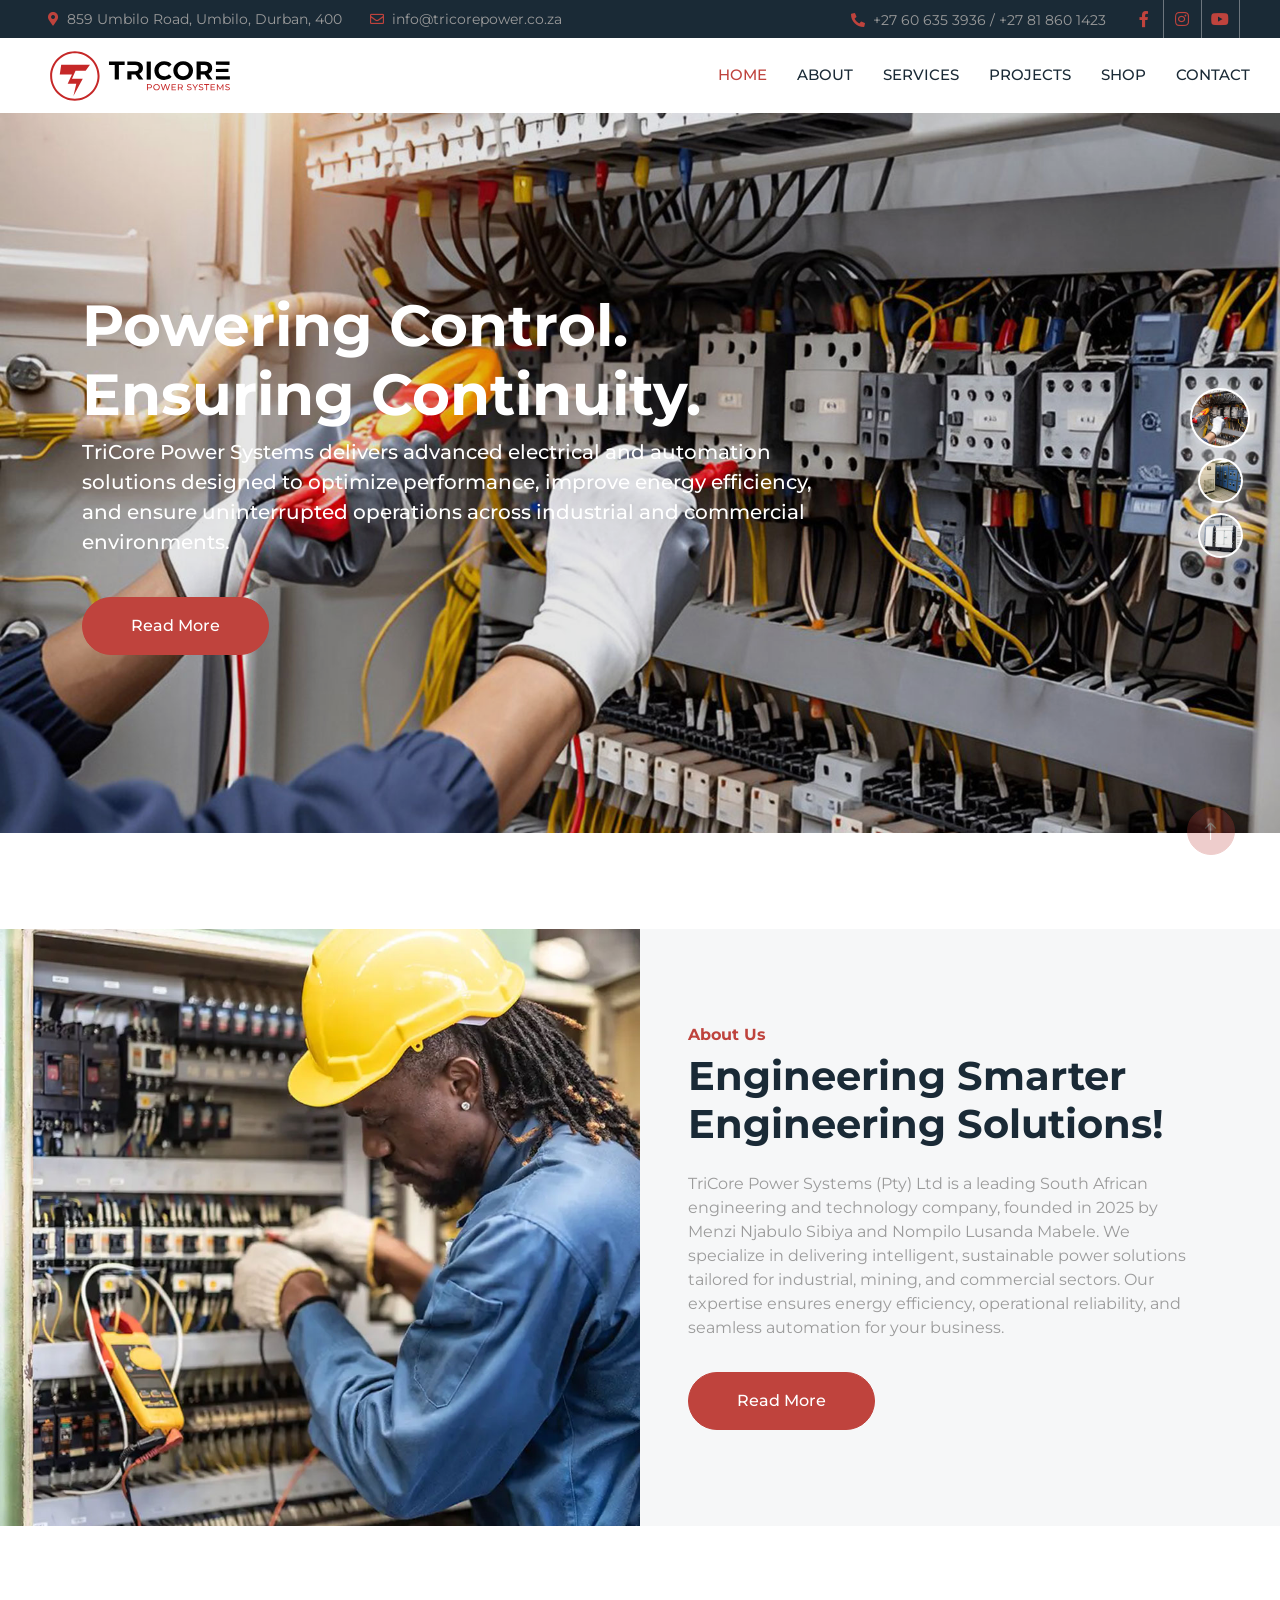
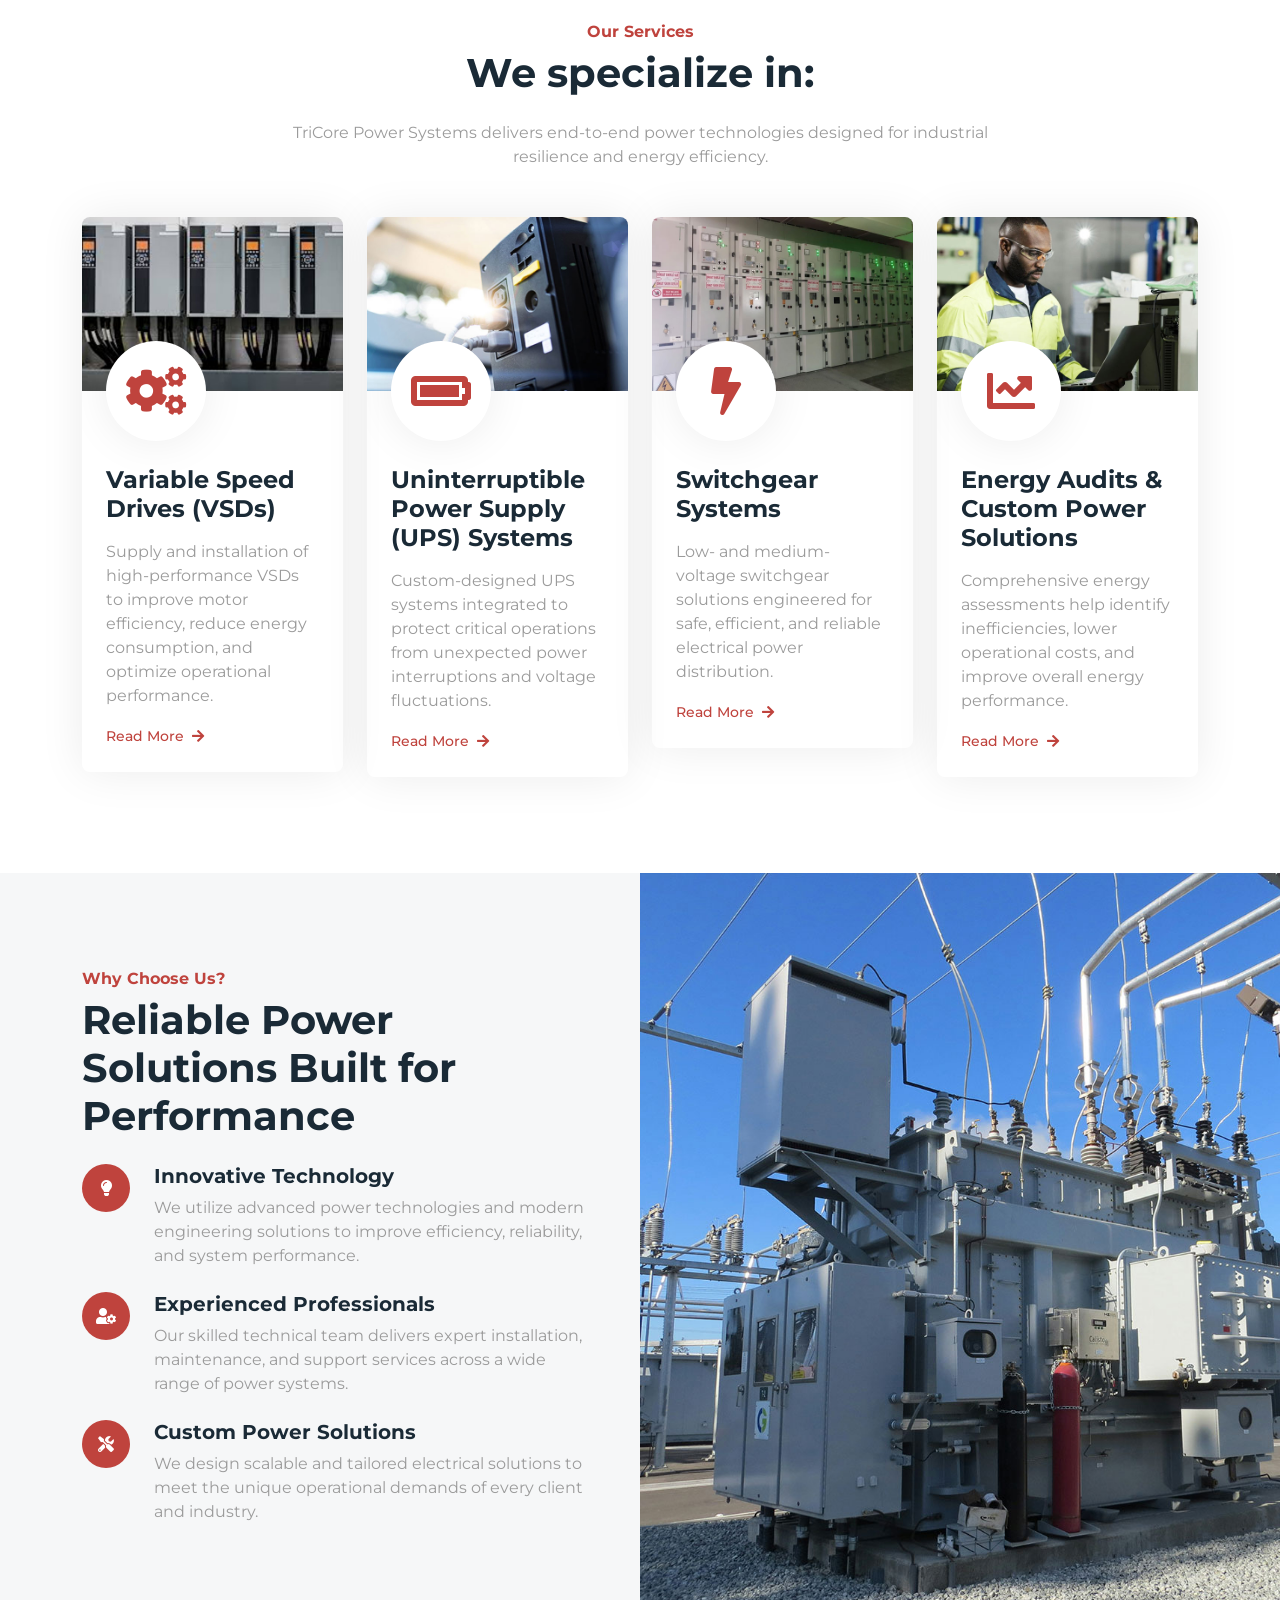
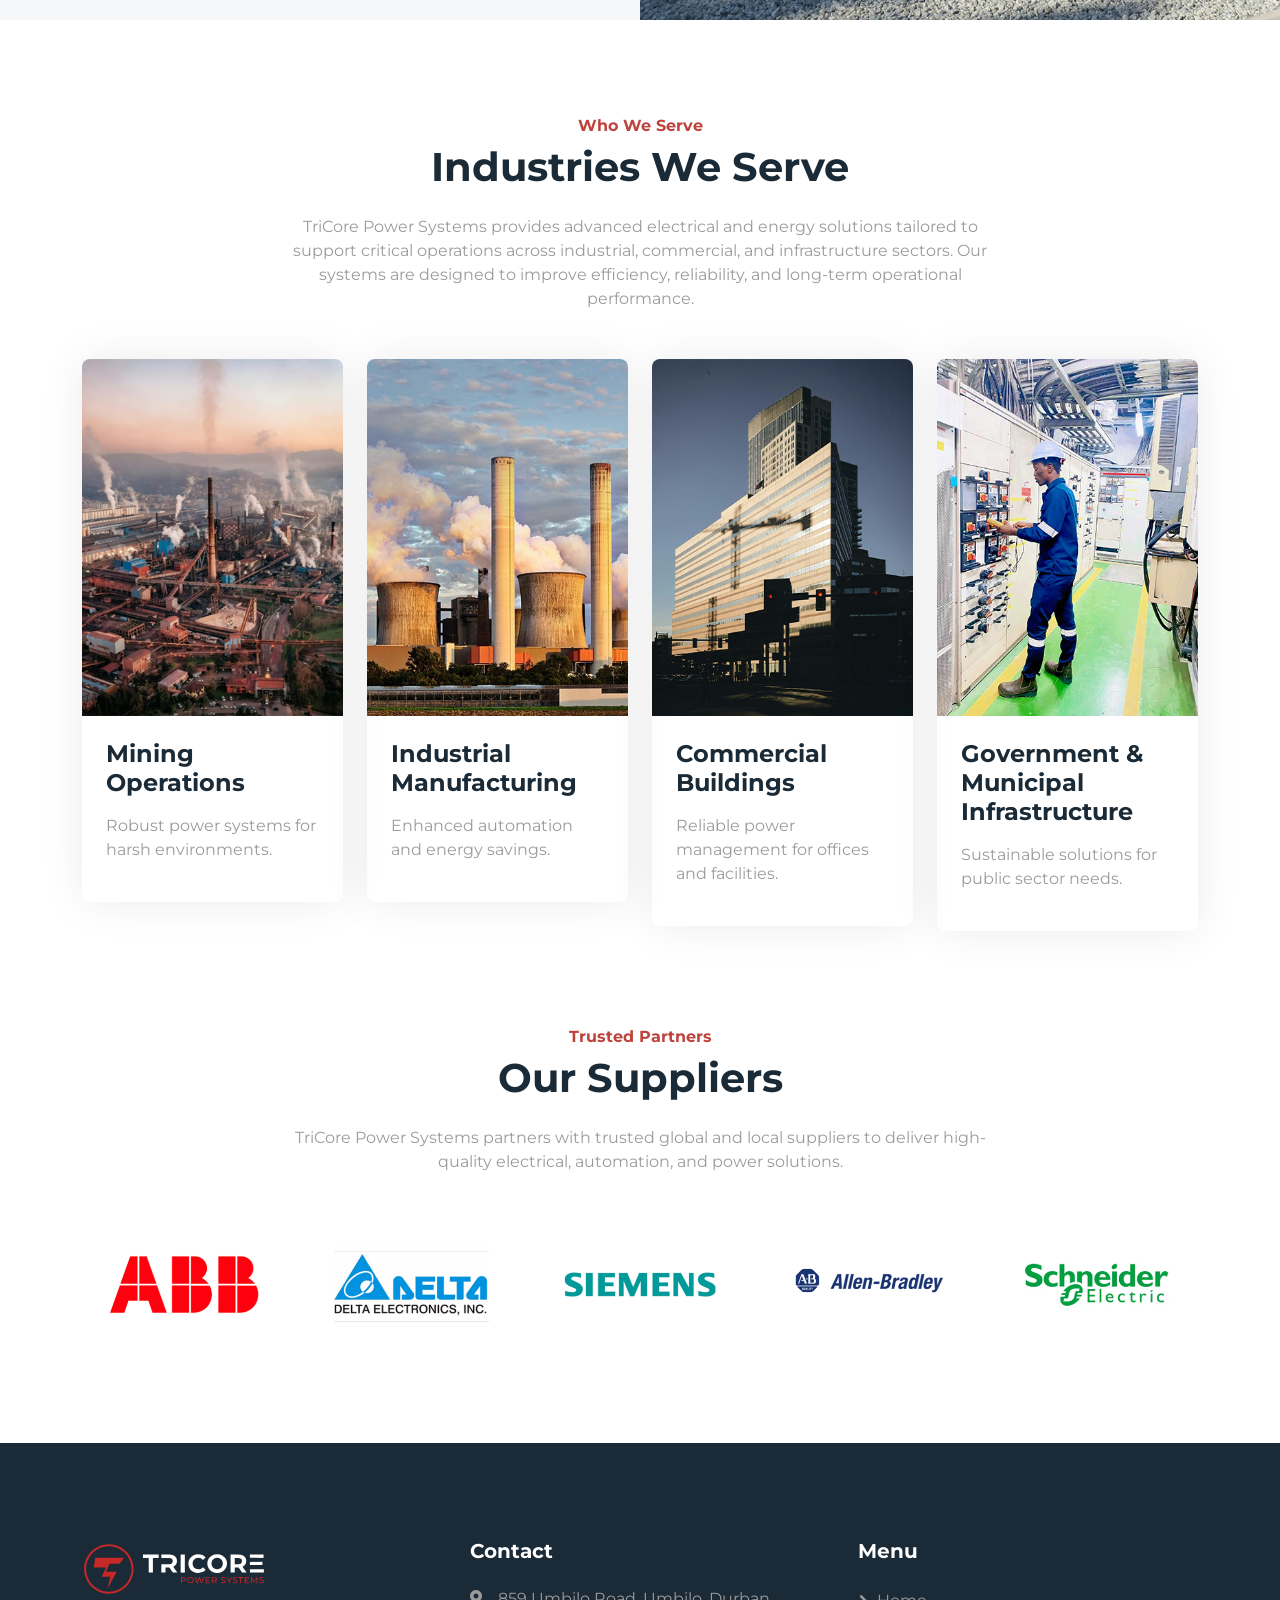
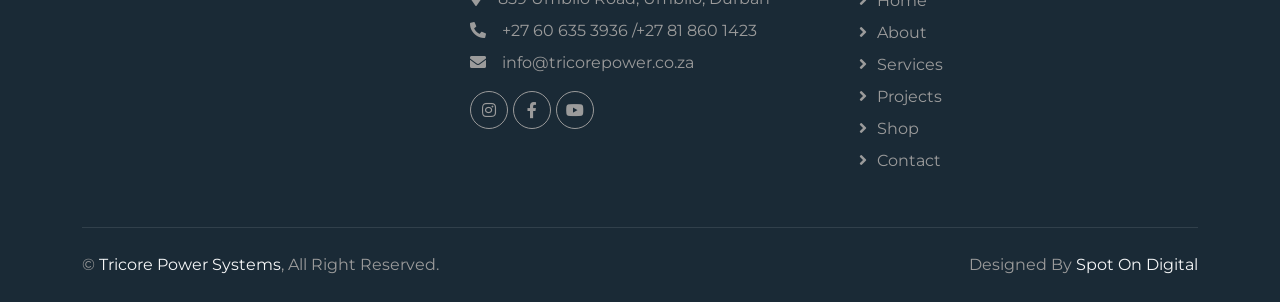
<file: index.html>
<!DOCTYPE html>
<html lang="en">

<head>
    <meta charset="utf-8">
    <title>Home - Tricore Power Systems</title>
    <meta content="width=device-width, initial-scale=1.0" name="viewport">
    <meta content="" name="keywords">
    <meta content="" name="description">

    <!-- Favicon -->
    <link href="img/favicon.png" rel="icon">

    <!-- Google Web Fonts -->
    <link rel="preconnect" href="https://fonts.googleapis.com">
    <link rel="preconnect" href="https://fonts.gstatic.com" crossorigin>
    <link href="https://fonts.googleapis.com/css2?family=Open+Sans:wght@400;500&family=Roboto:wght@500;700;900&display=swap" rel="stylesheet">
    <link rel="preconnect" href="https://fonts.googleapis.com">
    <link rel="preconnect" href="https://fonts.gstatic.com" crossorigin>
    <link href="https://fonts.googleapis.com/css2?family=Montserrat:wght@100;200;300;400;500;600;700;800;900&display=swap" rel="stylesheet">

    <!-- Icon Font Stylesheet -->
    <link href="https://cdnjs.cloudflare.com/ajax/libs/font-awesome/5.10.0/css/all.min.css" rel="stylesheet">
    <link href="https://cdn.jsdelivr.net/npm/bootstrap-icons@1.4.1/font/bootstrap-icons.css" rel="stylesheet">

    <!-- Libraries Stylesheet -->
    <link href="lib/animate/animate.min.css" rel="stylesheet">
    <link href="lib/owlcarousel/assets/owl.carousel.min.css" rel="stylesheet">
    <link href="lib/lightbox/css/lightbox.min.css" rel="stylesheet">

    <!-- Customized Bootstrap Stylesheet -->
    <link href="css/bootstrap.min.css" rel="stylesheet">

    <!-- Template Stylesheet -->
    <link href="css/style.css" rel="stylesheet">
</head>

<body>
    <!-- Spinner Start -->
    <div id="spinner" class="show bg-white position-fixed translate-middle w-100 vh-100 top-50 start-50 d-flex align-items-center justify-content-center">
        <div class="spinner-border text-primary" style="width: 3rem; height: 3rem;" role="status">
            <span class="sr-only">Loading...</span>
        </div>
    </div>
    <!-- Spinner End -->


    <!-- Topbar Start -->
    <div class="container-fluid bg-dark p-0">
        <div class="row gx-0 d-none d-lg-flex">
            <div class="col-lg-7 px-5 text-start">
                <div class="h-100 d-inline-flex align-items-center me-4">
                    <small class="fa fa-map-marker-alt text-primary me-2"></small>
                    <small>859 Umbilo Road, Umbilo, Durban, 400</small>
                </div>
                <div class="h-100 d-inline-flex align-items-center">
                    <small class="far fa-envelope text-primary me-2"></small>
                    <small>info@tricorepower.co.za</small>
                </div>
            </div>
            <div class="col-lg-5 px-5 text-end">
                <div class="h-100 d-inline-flex align-items-center me-4">
                    <small class="fa fa-phone-alt text-primary me-2"></small>
                    <small>+27 60 635 3936 / +27 81 860 1423</small>
                </div>
                <div class="h-100 d-inline-flex align-items-center mx-n2">
                    <a class="btn btn-square btn-link rounded-0 border-0 border-end border-secondary" href=""><i class="fab fa-facebook-f"></i></a>
                    <a class="btn btn-square btn-link rounded-0 border-0 border-end border-secondary" href=""><i class="fab fa-instagram"></i></a>
                    <a class="btn btn-square btn-link rounded-0 border-0 border-end border-secondary" href=""><i class="fab fa-youtube"></i></a>
                   
                </div>
            </div>
        </div>
    </div>
    <!-- Topbar End -->


 <!-- Navbar Start -->
<nav class="navbar navbar-expand-lg bg-white navbar-light sticky-top p-0">
    <a href="index.html" class="navbar-brand d-flex align-items-center px-4 px-lg-5">
        <img src="img/tricore-logo.svg" alt="Tricore Logo" style="height: 60px;">
    </a>

    <button type="button" class="navbar-toggler me-4" data-bs-toggle="collapse" data-bs-target="#navbarCollapse">
        <span class="navbar-toggler-icon"></span>
    </button>

    <div class="collapse navbar-collapse" id="navbarCollapse">
        <div class="navbar-nav ms-auto p-4 p-lg-0">
            <a href="index.html" class="nav-item nav-link active">Home</a>
            <a href="about.html" class="nav-item nav-link">About</a>
            <a href="services.html" class="nav-item nav-link">Services</a>
            <a href="projects.html" class="nav-item nav-link">Projects</a>
            <a href="shop.html" class="nav-item nav-link">Shop</a>
            <a href="contact.html" class="nav-item nav-link">Contact</a>
        </div>
    </div>
</nav>
<!-- Navbar End -->


    <!-- Carousel Start -->
    <div class="container-fluid p-0 pb-5 wow fadeIn" data-wow-delay="0.1s">
        <div class="owl-carousel header-carousel position-relative">
            <div class="owl-carousel-item position-relative" data-dot="<img src='img/carousel-1.jpg'>">
                <img class="img-fluid" src="img/carousel-1.jpg" alt="">
                <div class="owl-carousel-inner">
                    <div class="container">
                        <div class="row justify-content-start">
                            <div class="col-10 col-lg-8">
                                <h1 class="display-2 text-white animated slideInDown">Powering Control. Ensuring Continuity.</h1>
                               <p class="fs-5 fw-medium text-white mb-4 pb-3">
                                TriCore Power Systems delivers advanced electrical and automation solutions designed to optimize
                                performance, improve energy efficiency, and ensure uninterrupted operations across industrial
                                and commercial environments.
                            </p>
                                <a href="" class="btn btn-primary rounded-pill py-3 px-5 animated slideInLeft">Read More</a>
                            </div>
                        </div>
                    </div>
                </div>
            </div>
            <div class="owl-carousel-item position-relative" data-dot="<img src='img/carousel-2.jpg'>">
                <img class="img-fluid" src="img/carousel-2.jpg" alt="">
                <div class="owl-carousel-inner">
                    <div class="container">
                        <div class="row justify-content-start">
                            <div class="col-10 col-lg-8">
                                <h1 class="display-2 text-white animated slideInDown">SA's No.1 Engineering and Technology Company</h1>
                                <p class="fs-5 fw-medium text-white mb-4 pb-3">
                                We provide reliable engineering expertise, innovative technologies, and tailored power solutions
                                that support infrastructure growth, operational excellence, and long-term sustainability across South Africa.
                            </p>
                                <a href="" class="btn btn-primary rounded-pill py-3 px-5 animated slideInLeft">Read More</a>
                            </div>
                        </div>
                    </div>
                </div>
            </div>
            <div class="owl-carousel-item position-relative" data-dot="<img src='img/carousel-3.jpg'>">
                <img class="img-fluid" src="img/carousel-3.jpg" alt="">
                <div class="owl-carousel-inner">
                    <div class="container">
                        <div class="row justify-content-start">
                            <div class="col-10 col-lg-8">
                                <h1 class="display-2 text-white animated slideInDown">intelligent, sustainable power solutions</h1>
                               <p class="fs-5 fw-medium text-white mb-4 pb-3">
                                From intelligent energy management systems to scalable backup power solutions, we help businesses
                                achieve safer, smarter, and more sustainable power operations for the future.
                            </p>
                                <a href="" class="btn btn-primary rounded-pill py-3 px-5 animated slideInLeft">Read More</a>
                            </div>
                        </div>
                    </div>
                </div>
            </div>
        </div>
    </div>
    <!-- Carousel End -->





    <!-- About Start -->
    <div class="container-fluid bg-light overflow-hidden my-5 px-lg-0">
        <div class="container about px-lg-0">
            <div class="row g-0 mx-lg-0">
                <div class="col-lg-6 ps-lg-0 wow fadeIn" data-wow-delay="0.1s" style="min-height: 400px;">
                    <div class="position-relative h-100">
                        <img class="position-absolute img-fluid w-100 h-100" src="img/about.jpg" style="object-fit: cover;" alt="">
                    </div>
                </div>
                <div class="col-lg-6 about-text py-5 wow fadeIn" data-wow-delay="0.5s">
                    <div class="p-lg-5 pe-lg-0">
                        <h6 class="text-primary">About Us</h6>
                        <h1 class="mb-4">Engineering Smarter Engineering Solutions!</h1>
                        <p>TriCore Power Systems (Pty) Ltd is a leading South African engineering and technology company, founded in 2025 by Menzi Njabulo Sibiya and Nompilo Lusanda Mabele. We specialize in delivering intelligent, sustainable power solutions tailored for industrial, mining, and commercial sectors. Our expertise ensures energy efficiency, operational reliability, and seamless automation for your business.</p>
                       
                        <a href="about.html" class="btn btn-primary rounded-pill py-3 px-5 mt-3">Read More</a>
                    </div>
                </div>
            </div>
        </div>
    </div>
    <!-- About End -->
    
 

   <!-- Service Start -->
<div class="container-xxl py-5">
    <div class="container">
        <div class="text-center mx-auto mb-5 wow fadeInUp" data-wow-delay="0.1s" style="max-width: 700px;">
            <h6 class="text-primary">Our Services</h6>
            <h1 class="mb-4">
                We specialize in:
            </h1>
            <p class="mb-4">
                TriCore Power Systems delivers end-to-end power technologies designed for industrial resilience and energy efficiency.
            </p>
        </div>

        <div class="row g-4">

            <!-- Variable Speed Drives -->
            <div class="col-md-3 wow fadeInUp" data-wow-delay="0.1s">
                <div class="service-item rounded overflow-hidden">
                    <img class="img-fluid" src="img/img-600x400-1.jpg" alt="Variable Speed Drives">
                    <div class="position-relative p-4 pt-0">
                        <div class="service-icon">
                            <i class="fa fa-cogs fa-3x"></i>
                        </div>

                        <h4 class="mb-3">Variable Speed Drives (VSDs)</h4>

                        <p>
                            Supply and installation of high-performance VSDs to improve motor efficiency,
                            reduce energy consumption, and optimize operational performance.
                        </p>


                        <a class="small fw-medium" href="services.html">
                            Read More<i class="fa fa-arrow-right ms-2"></i>
                        </a>
                    </div>
                </div>
            </div>

            <!-- UPS Systems -->
            <div class="col-md-3 wow fadeInUp" data-wow-delay="0.3s">
                <div class="service-item rounded overflow-hidden">
                    <img class="img-fluid" src="img/img-600x400-2.jpg" alt="UPS Systems">
                    <div class="position-relative p-4 pt-0">
                        <div class="service-icon">
                            <i class="fa fa-battery-full fa-3x"></i>
                        </div>

                        <h4 class="mb-3">Uninterruptible Power Supply (UPS) Systems</h4>

                        <p>
                            Custom-designed UPS systems integrated to protect critical operations from
                            unexpected power interruptions and voltage fluctuations.
                        </p>

                        

                        <a class="small fw-medium" href="services.html">
                            Read More<i class="fa fa-arrow-right ms-2"></i>
                        </a>
                    </div>
                </div>
            </div>

            <!-- Switchgear Systems -->
            <div class="col-md-3 wow fadeInUp" data-wow-delay="0.5s">
                <div class="service-item rounded overflow-hidden">
                    <img class="img-fluid" src="img/img-600x400-3.jpg" alt="Switchgear Systems">
                    <div class="position-relative p-4 pt-0">
                        <div class="service-icon">
                            <i class="fa fa-bolt fa-3x"></i>
                        </div>

                        <h4 class="mb-3">Switchgear Systems</h4>

                        <p>
                            Low- and medium-voltage switchgear solutions engineered for safe, efficient,
                            and reliable electrical power distribution.
                        </p>

                       
                        <a class="small fw-medium" href="services.html">
                            Read More<i class="fa fa-arrow-right ms-2"></i>
                        </a>
                    </div>
                </div>
            </div>

            <!-- Energy Audits -->
            <div class="col-md-3 wow fadeInUp" data-wow-delay="0.7s">
                <div class="service-item rounded overflow-hidden">
                    <img class="img-fluid" src="img/img-600x400-4.jpg" alt="Energy Audits">
                    <div class="position-relative p-4 pt-0">
                        <div class="service-icon">
                            <i class="fa fa-chart-line fa-3x"></i>
                        </div>

                        <h4 class="mb-3">Energy Audits & Custom Power Solutions</h4>

                        <p>
                            Comprehensive energy assessments help identify inefficiencies, lower operational
                            costs, and improve overall energy performance.
                        </p>

                       

                        <a class="small fw-medium" href="services.html">
                            Read More<i class="fa fa-arrow-right ms-2"></i>
                        </a>
                    </div>
                </div>
            </div>
            
            

        </div>
    </div>
</div>
<!-- Service End -->

   <!-- Feature Start -->
<div class="container-fluid bg-light overflow-hidden my-5 px-lg-0">
    <div class="container feature px-lg-0">
        <div class="row g-0 mx-lg-0">

            <div class="col-lg-6 feature-text py-5 wow fadeIn" data-wow-delay="0.1s">
                <div class="p-lg-5 ps-lg-0">

                    <h6 class="text-primary">Why Choose Us?</h6>
                    <h1 class="mb-4">Reliable Power Solutions Built for Performance</h1>

                   

                    <div class="row g-4">

                        <!-- Innovation -->
                        <div class="col-12">
                            <div class="d-flex align-items-start">
                                <div class="btn-lg-square bg-primary rounded-circle flex-shrink-0">
                                    <i class="fa fa-lightbulb text-white"></i>
                                </div>

                                <div class="ms-4">
                                    <h5 class="mb-2">Innovative Technology</h5>
                                    <p class="mb-0">
                                        We utilize advanced power technologies and modern engineering
                                        solutions to improve efficiency, reliability, and system performance.
                                    </p>
                                </div>
                            </div>
                        </div>

                        <!-- Expert Team -->
                        <div class="col-12">
                            <div class="d-flex align-items-start">
                                <div class="btn-lg-square bg-primary rounded-circle flex-shrink-0">
                                    <i class="fa fa-user-cog text-white"></i>
                                </div>

                                <div class="ms-4">
                                    <h5 class="mb-2">Experienced Professionals</h5>
                                    <p class="mb-0">
                                        Our skilled technical team delivers expert installation,
                                        maintenance, and support services across a wide range of power systems.
                                    </p>
                                </div>
                            </div>
                        </div>

                        <!-- Custom Solutions -->
                        <div class="col-12">
                            <div class="d-flex align-items-start">
                                <div class="btn-lg-square bg-primary rounded-circle flex-shrink-0">
                                    <i class="fa fa-tools text-white"></i>
                                </div>

                                <div class="ms-4">
                                    <h5 class="mb-2">Custom Power Solutions</h5>
                                    <p class="mb-0">
                                        We design scalable and tailored electrical solutions to meet
                                        the unique operational demands of every client and industry.
                                    </p>
                                </div>
                            </div>
                        </div>

                    </div>

                </div>
            </div>

            <div class="col-lg-6 pe-lg-0 wow fadeIn" data-wow-delay="0.5s" style="min-height: 400px;">
                <div class="position-relative h-100">
                    <img class="position-absolute img-fluid w-100 h-100"
                        src="img/feature.jpg"
                        style="object-fit: cover;"
                        alt="TriCore Power Systems">
                </div>
            </div>

        </div>
    </div>
</div>
<!-- Feature End -->
    
    
    
   <!-- Industries Start -->
<div class="container-xxl py-5">
    <div class="container">
       <div class="text-center mx-auto mb-5 wow fadeInUp" data-wow-delay="0.1s" style="max-width: 700px;">
    <h6 class="text-primary">Who We Serve</h6>

            <h1 class="mb-4">
                Industries We Serve
            </h1>

            <p class="mb-4">
                TriCore Power Systems provides advanced electrical and energy solutions tailored to support critical operations across industrial, commercial, and infrastructure sectors. Our systems are designed to improve efficiency, reliability, and long-term operational performance.
            </p>
        </div>

        <div class="row g-4">

            <!-- Variable Speed Drives -->
            <div class="col-md-3 wow fadeInUp" data-wow-delay="0.1s">
                <div class="service-item rounded overflow-hidden">
                    <img class="img-fluid" src="img/industries/mining.jpg" alt="Mining Operations">
                    <div class="position-relative p-4 pt-0"><br>
                        

                        <h4 class="mb-3">Mining Operations</h4>

                        <p>
                           Robust power systems for harsh environments.
                        </p>


                       
                    </div>
                </div>
            </div>

            <!-- UPS Systems -->
            <div class="col-md-3 wow fadeInUp" data-wow-delay="0.3s">
                <div class="service-item rounded overflow-hidden">
                    <img class="img-fluid" src="img/industries/oil-1.jpg" alt="Industrial Manufacturing">
                    <div class="position-relative p-4 pt-0"><br>
                        

                        <h4 class="mb-3">Industrial Manufacturing</h4>

                        <p>
                            Enhanced automation and energy savings.
                        </p>

                        

                       
                    </div>
                </div>
            </div>

            <!-- Switchgear Systems -->
            <div class="col-md-3 wow fadeInUp" data-wow-delay="0.5s">
                <div class="service-item rounded overflow-hidden">
                    <img class="img-fluid" src="img/industries/commercial_building.jpg" alt="Switchgear Systems">
                    <div class="position-relative p-4 pt-0"><br>
                        

                        <h4 class="mb-3">Commercial Buildings</h4>

                        <p>
                            Reliable power management for offices and facilities.
                        </p>

                       
                       
                    </div>
                </div>
            </div>

            <!-- Energy Audits -->
            <div class="col-md-3 wow fadeInUp" data-wow-delay="0.7s">
                <div class="service-item rounded overflow-hidden">
                    <img class="img-fluid" src="img/industries/government-2.jpg" alt="Energy Audits">
                    <div class="position-relative p-4 pt-0"><br>
                        

                        <h4 class="mb-3">Government & Municipal Infrastructure</h4>

                        <p>
                           Sustainable solutions for public sector needs.
                        </p>

                       

                       
                    </div>
                </div>
            </div>

        </div>
    </div>
</div>
<!-- Service End -->

  
    
   <!-- Suppliers Start -->
<div class="container-xxl py-5">
    <div class="container">

        <div class="text-center mx-auto mb-5 wow fadeInUp" data-wow-delay="0.1s" style="max-width: 700px;">
            <h6 class="text-primary">Trusted Partners</h6>

            <h1 class="mb-4">
                Our Suppliers
            </h1>

            <p class="mb-4">
                TriCore Power Systems partners with trusted global and local suppliers to deliver
                high-quality electrical, automation, and power solutions.
            </p>
        </div>

        <!-- Supplier Logos Carousel -->
        <div class="owl-carousel supplier-carousel wow fadeInUp" data-wow-delay="0.3s">

            <!-- Supplier 1 -->
            <div class="supplier-item text-center">
                <div class="p-4">
                    <img class="img-fluid mx-auto"
                        src="img/suppliers/supplier1.png"
                        alt="Supplier Logo"
                        style="max-height: 90px; width: auto;">
                </div>
            </div>

            <!-- Supplier 2 -->
            <div class="supplier-item text-center">
                <div class="p-4">
                    <img class="img-fluid mx-auto"
                        src="img/suppliers/supplier2.png"
                        alt="Supplier Logo"
                        style="max-height: 90px; width: auto;">
                </div>
            </div>

            <!-- Supplier 3 -->
            <div class="supplier-item text-center">
                <div class="p-4">
                    <img class="img-fluid mx-auto"
                        src="img/suppliers/supplier3.png"
                        alt="Supplier Logo"
                        style="max-height: 90px; width: auto;">
                </div>
            </div>

            <!-- Supplier 4 -->
            <div class="supplier-item text-center">
                <div class="p-4">
                    <img class="img-fluid mx-auto"
                        src="img/suppliers/supplier4.png"
                        alt="Supplier Logo"
                        style="max-height: 90px; width: auto;">
                </div>
            </div>

            <!-- Supplier 5 -->
            <div class="supplier-item text-center">
                <div class="p-4">
                    <img class="img-fluid mx-auto"
                        src="img/suppliers/supplier5.png"
                        alt="Supplier Logo"
                        style="max-height: 90px; width: auto;">
                </div>
            </div>

        </div>

    </div>
</div>
<!-- Suppliers End -->

<!-- Owl Carousel CSS -->
<link rel="stylesheet"
    href="https://cdnjs.cloudflare.com/ajax/libs/OwlCarousel2/2.3.4/assets/owl.carousel.min.css">

<link rel="stylesheet"
    href="https://cdnjs.cloudflare.com/ajax/libs/OwlCarousel2/2.3.4/assets/owl.theme.default.min.css">


<!-- jQuery -->
<script src="https://code.jquery.com/jquery-3.6.0.min.js"></script>

<!-- Owl Carousel JS -->
<script src="https://cdnjs.cloudflare.com/ajax/libs/OwlCarousel2/2.3.4/owl.carousel.min.js"></script>


<!-- Carousel Script -->
<script>
    $('.supplier-carousel').owlCarousel({
        loop: true,
        margin: 25,
        nav: false,
        dots: false,
        autoplay: true,
        autoplayTimeout: 2500,
        autoplayHoverPause: true,
        responsive: {
            0: {
                items: 2
            },
            576: {
                items: 3
            },
            768: {
                items: 4
            },
            992: {
                items: 5
            }
        }
    });
</script>
   


  

    <!-- Footer Start -->
    <div class="container-fluid bg-dark text-body footer mt-5 pt-5 wow fadeIn" data-wow-delay="0.1s">
        <div class="container py-5">
            <div class="row g-5">
                
                <div class="col-lg-4 col-md-6">
                    <a href="index.html">
        <img src="img/tricore-logo-white.svg" alt="Tricore Logo" style="height: 60px;">
    </a>
                   
                </div>
                
                <div class="col-lg-4 col-md-6">
                    <h5 class="text-white mb-4">Contact</h5>
                    <p class="mb-2"><i class="fa fa-map-marker-alt me-3"></i>859 Umbilo Road, Umbilo, Durban</p>
                    <p class="mb-2"><i class="fa fa-phone-alt me-3"></i>+27 60 635 3936 /+27 81 860 1423</p>
                    <p class="mb-2"><i class="fa fa-envelope me-3"></i>info@tricorepower.co.za</p>
                    <div class="d-flex pt-2">
                        <a class="btn btn-square btn-outline-light btn-social" href=""><i class="fab fa-instagram"></i></a>
                        <a class="btn btn-square btn-outline-light btn-social" href=""><i class="fab fa-facebook-f"></i></a>
                        <a class="btn btn-square btn-outline-light btn-social" href=""><i class="fab fa-youtube"></i></a>
                      
                    </div>
                </div>
               <div class="col-lg-4 col-md-6">
                    <h5 class="text-white mb-4">Menu</h5>
                    <a class="btn btn-link" href="index.html">Home</a>
                    <a class="btn btn-link" href="about.html">About</a>
                    <a class="btn btn-link" href="services.html">Services</a>
                    <a class="btn btn-link" href="projects.html">Projects</a>
                    <a class="btn btn-link" href="shop.html">Shop</a>
                    <a class="btn btn-link" href="contact.html">Contact</a>
                </div>
                
               
            </div>
        </div>
        <div class="container">
            <div class="copyright">
                <div class="row">
                    <div class="col-md-6 text-center text-md-start mb-3 mb-md-0">
                        &copy; <a href="#">Tricore Power Systems</a>, All Right Reserved.
                    </div>
                    <div class="col-md-6 text-center text-md-end">
                        
                        Designed By <a href="https://spotondigital.co.za">Spot On Digital</a>
                        
                    </div>
                </div>
            </div>
        </div>
    </div>
    <!-- Footer End -->


    <!-- Back to Top -->
    <a href="#" class="btn btn-lg btn-primary btn-lg-square rounded-circle back-to-top"><i class="bi bi-arrow-up"></i></a>


    <!-- JavaScript Libraries -->
    <script src="https://code.jquery.com/jquery-3.4.1.min.js"></script>
    <script src="https://cdn.jsdelivr.net/npm/bootstrap@5.0.0/dist/js/bootstrap.bundle.min.js"></script>
    <script src="lib/wow/wow.min.js"></script>
    <script src="lib/easing/easing.min.js"></script>
    <script src="lib/waypoints/waypoints.min.js"></script>
    <script src="lib/counterup/counterup.min.js"></script>
    <script src="lib/owlcarousel/owl.carousel.min.js"></script>
    <script src="lib/isotope/isotope.pkgd.min.js"></script>
    <script src="lib/lightbox/js/lightbox.min.js"></script>

    <!-- Template Javascript -->
    <script src="js/main.js"></script>
</body>

</html>
</file>
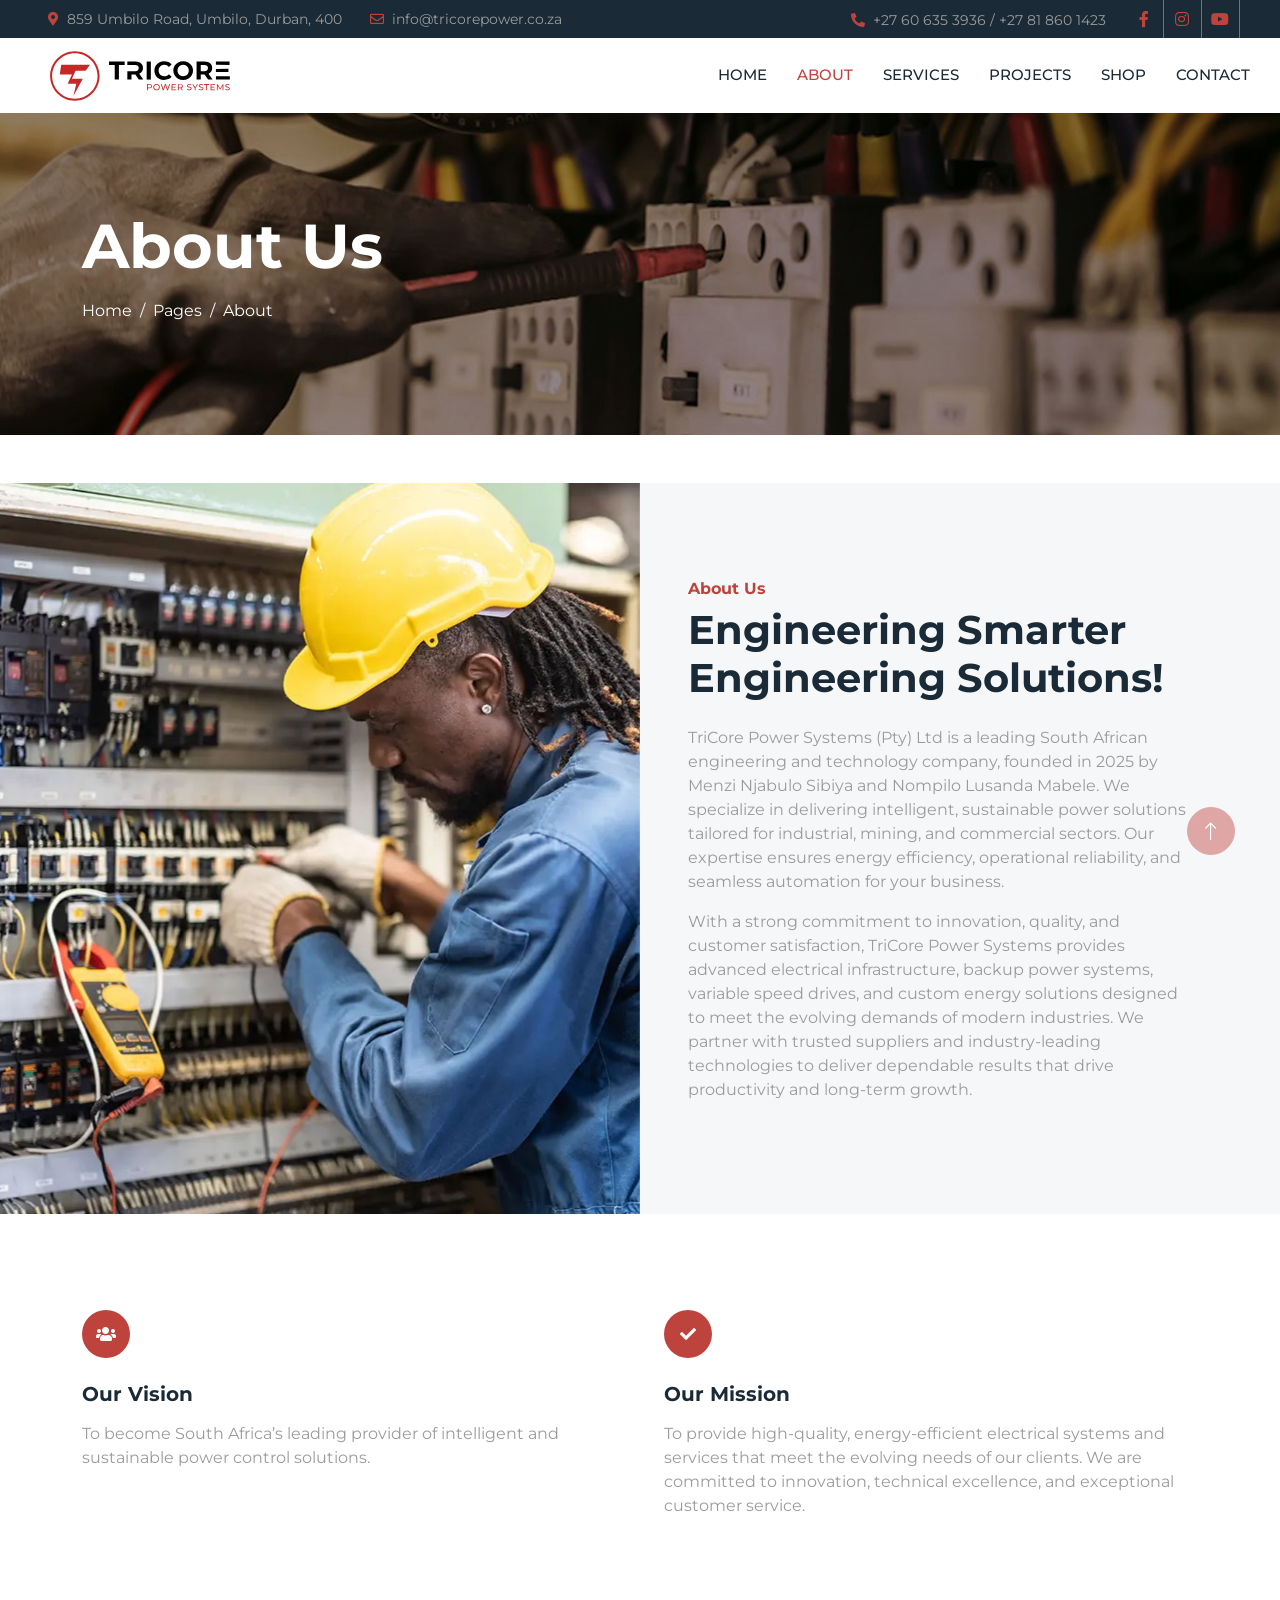
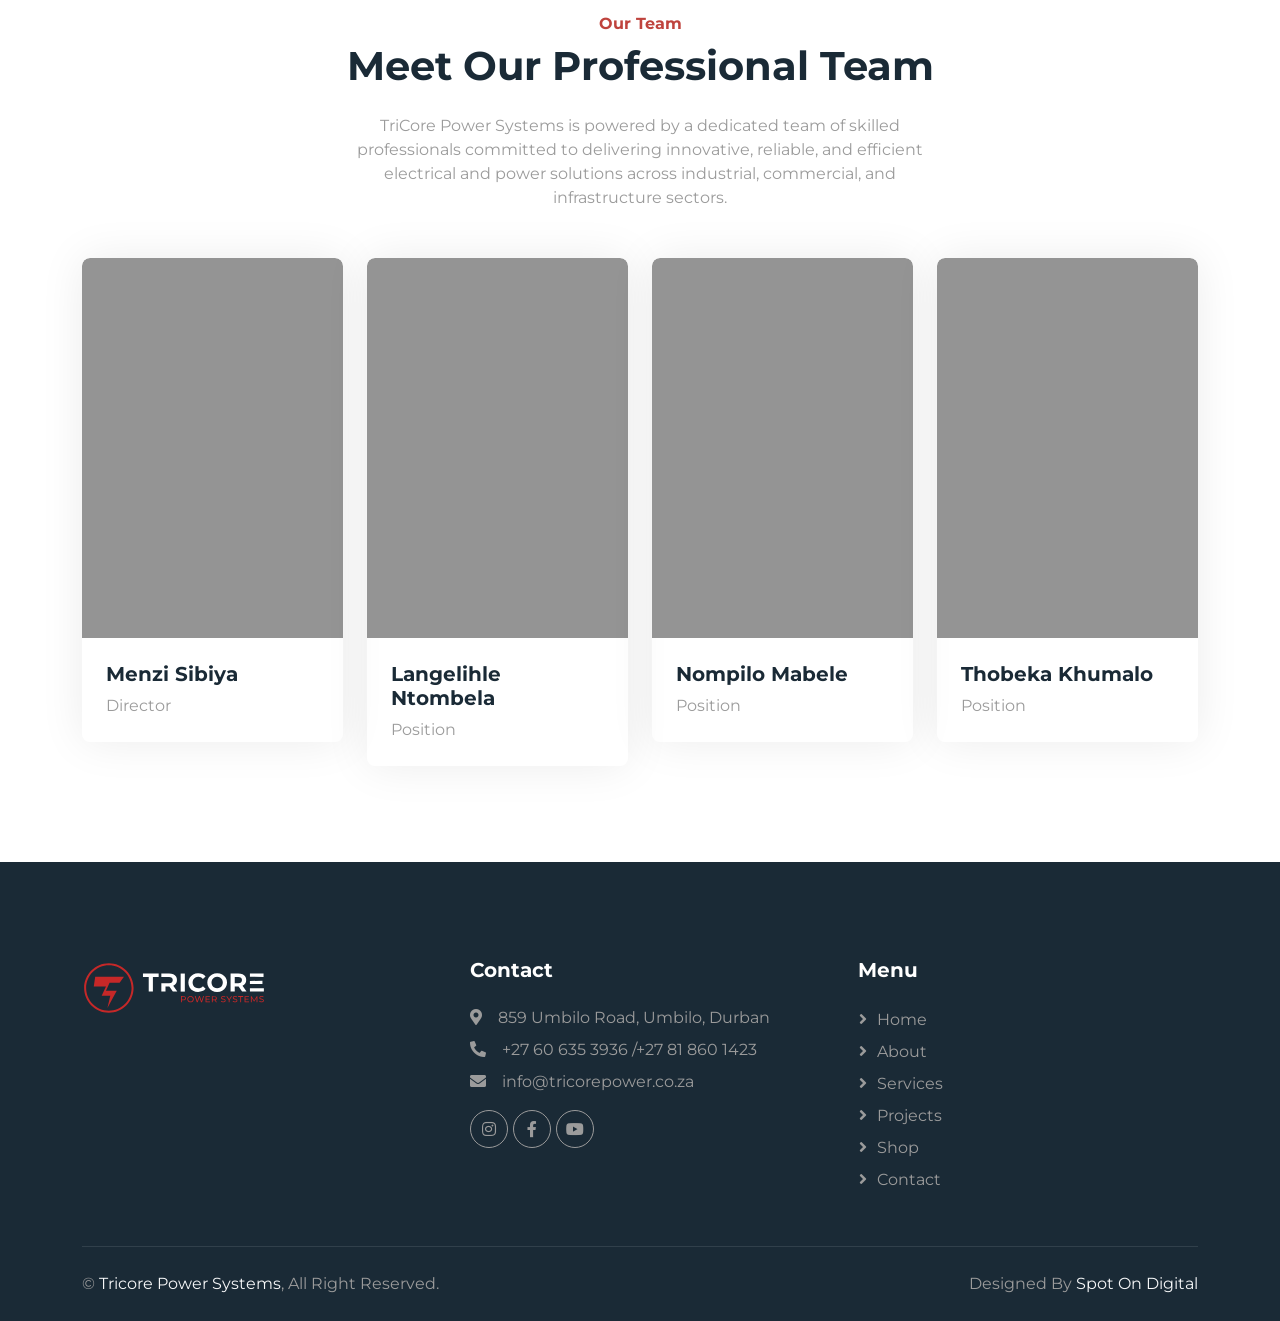
<file: about.html>
<!DOCTYPE html>
<html lang="en">

<head>
    <meta charset="utf-8">
    <title>About</title>
    <meta content="width=device-width, initial-scale=1.0" name="viewport">
    <meta content="" name="keywords">
    <meta content="" name="description">

    <!-- Favicon -->
    <link href="img/favicon.png" rel="icon">

    <!-- Google Web Fonts -->
    <link rel="preconnect" href="https://fonts.googleapis.com">
    <link rel="preconnect" href="https://fonts.gstatic.com" crossorigin>
    <link href="https://fonts.googleapis.com/css2?family=Open+Sans:wght@400;500&family=Roboto:wght@500;700;900&display=swap" rel="stylesheet">
    <link rel="preconnect" href="https://fonts.googleapis.com">
    <link rel="preconnect" href="https://fonts.gstatic.com" crossorigin>
    <link href="https://fonts.googleapis.com/css2?family=Montserrat:wght@100;200;300;400;500;600;700;800;900&display=swap" rel="stylesheet">

    <!-- Icon Font Stylesheet -->
    <link href="https://cdnjs.cloudflare.com/ajax/libs/font-awesome/5.10.0/css/all.min.css" rel="stylesheet">
    <link href="https://cdn.jsdelivr.net/npm/bootstrap-icons@1.4.1/font/bootstrap-icons.css" rel="stylesheet">

    <!-- Libraries Stylesheet -->
    <link href="lib/animate/animate.min.css" rel="stylesheet">
    <link href="lib/owlcarousel/assets/owl.carousel.min.css" rel="stylesheet">
    <link href="lib/lightbox/css/lightbox.min.css" rel="stylesheet">

    <!-- Customized Bootstrap Stylesheet -->
    <link href="css/bootstrap.min.css" rel="stylesheet">

    <!-- Template Stylesheet -->
    <link href="css/style.css" rel="stylesheet">
</head>

<body>
    <!-- Spinner Start -->
    <div id="spinner" class="show bg-white position-fixed translate-middle w-100 vh-100 top-50 start-50 d-flex align-items-center justify-content-center">
        <div class="spinner-border text-primary" style="width: 3rem; height: 3rem;" role="status">
            <span class="sr-only">Loading...</span>
        </div>
    </div>
    <!-- Spinner End -->


    <!-- Topbar Start -->
    <div class="container-fluid bg-dark p-0">
        <div class="row gx-0 d-none d-lg-flex">
            <div class="col-lg-7 px-5 text-start">
                <div class="h-100 d-inline-flex align-items-center me-4">
                    <small class="fa fa-map-marker-alt text-primary me-2"></small>
                    <small>859 Umbilo Road, Umbilo, Durban, 400</small>
                </div>
                <div class="h-100 d-inline-flex align-items-center">
                    <small class="far fa-envelope text-primary me-2"></small>
                    <small>info@tricorepower.co.za</small>
                </div>
            </div>
            <div class="col-lg-5 px-5 text-end">
                <div class="h-100 d-inline-flex align-items-center me-4">
                    <small class="fa fa-phone-alt text-primary me-2"></small>
                    <small>+27 60 635 3936 / +27 81 860 1423</small>
                </div>
                <div class="h-100 d-inline-flex align-items-center mx-n2">
                    <a class="btn btn-square btn-link rounded-0 border-0 border-end border-secondary" href=""><i class="fab fa-facebook-f"></i></a>
                    <a class="btn btn-square btn-link rounded-0 border-0 border-end border-secondary" href=""><i class="fab fa-instagram"></i></a>
                    <a class="btn btn-square btn-link rounded-0 border-0 border-end border-secondary" href=""><i class="fab fa-youtube"></i></a>
                   
                </div>
            </div>
        </div>
    </div>
    <!-- Topbar End -->


 <!-- Navbar Start -->
<nav class="navbar navbar-expand-lg bg-white navbar-light sticky-top p-0">
    <a href="index.html" class="navbar-brand d-flex align-items-center px-4 px-lg-5">
        <img src="img/tricore-logo.svg" alt="Tricore Logo" style="height: 60px;">
    </a>

    <button type="button" class="navbar-toggler me-4" data-bs-toggle="collapse" data-bs-target="#navbarCollapse">
        <span class="navbar-toggler-icon"></span>
    </button>

    <div class="collapse navbar-collapse" id="navbarCollapse">
        <div class="navbar-nav ms-auto p-4 p-lg-0">
            <a href="index.html" class="nav-item nav-link">Home</a>
            <a href="about.html" class="nav-item nav-link active">About</a>
            <a href="services.html" class="nav-item nav-link">Services</a>
            <a href="projects.html" class="nav-item nav-link">Projects</a>
             <a href="shop.html" class="nav-item nav-link">Shop</a>
            <a href="contact.html" class="nav-item nav-link">Contact</a>
        </div>
    </div>
</nav>
<!-- Navbar End -->

    <!-- Page Header Start -->
    <div class="container-fluid page-header py-5 mb-5">
        <div class="container py-5">
            <h1 class="display-3 text-white mb-3 animated slideInDown">About Us</h1>
            <nav aria-label="breadcrumb animated slideInDown">
                <ol class="breadcrumb">
                    <li class="breadcrumb-item"><a class="text-white" href="#">Home</a></li>
                    <li class="breadcrumb-item"><a class="text-white" href="#">Pages</a></li>
                    <li class="breadcrumb-item text-white active" aria-current="page">About</li>
                </ol>
            </nav>
        </div>
    </div>
    <!-- Page Header End -->


     <!-- About Start -->
    <div class="container-fluid bg-light overflow-hidden my-5 px-lg-0">
        <div class="container about px-lg-0">
            <div class="row g-0 mx-lg-0">
                <div class="col-lg-6 ps-lg-0 wow fadeIn" data-wow-delay="0.1s" style="min-height: 400px;">
                    <div class="position-relative h-100">
                        <img class="position-absolute img-fluid w-100 h-100" src="img/about.jpg" style="object-fit: cover;" alt="">
                    </div>
                </div>
                <div class="col-lg-6 about-text py-5 wow fadeIn" data-wow-delay="0.5s">
                    <div class="p-lg-5 pe-lg-0">
                        <h6 class="text-primary">About Us</h6>
                        <h1 class="mb-4">Engineering Smarter Engineering Solutions!</h1>
                        <p>TriCore Power Systems (Pty) Ltd is a leading South African engineering and technology company, founded in 2025 by Menzi Njabulo Sibiya and Nompilo Lusanda Mabele. We specialize in delivering intelligent, sustainable power solutions tailored for industrial, mining, and commercial sectors. Our expertise ensures energy efficiency, operational reliability, and seamless automation for your business.</p>
                       <p>
                        With a strong commitment to innovation, quality, and customer satisfaction, TriCore Power Systems
                        provides advanced electrical infrastructure, backup power systems, variable speed drives, and custom
                        energy solutions designed to meet the evolving demands of modern industries. We partner with trusted
                        suppliers and industry-leading technologies to deliver dependable results that drive productivity and long-term growth.
                    </p>
                        
                    </div>
                </div>
            </div>
        </div>
    </div>
    <!-- About End -->
    
        <!-- Feature Start -->
    <div class="container-xxl py-5">
        <div class="container">
           
            <div class="row g-5">
                <div class="col-md-6 wow fadeIn" data-wow-delay="0.1s">
                    <div class="d-flex align-items-center mb-4">
                        <div class="btn-lg-square bg-primary rounded-circle me-3">
                            <i class="fa fa-users text-white"></i>
                        </div>
                       
                    </div>
                    <h5 class="mb-3">Our Vision</h5>
                    <span>To become South Africa’s leading provider of intelligent and sustainable power control solutions.</span>
                </div>
                <div class="col-md-6 wow fadeIn" data-wow-delay="0.3s">
                    <div class="d-flex align-items-center mb-4">
                        <div class="btn-lg-square bg-primary rounded-circle me-3">
                            <i class="fa fa-check text-white"></i>
                        </div>
                        
                    </div>
                    <h5 class="mb-3">Our Mission</h5>
                    <span>To provide high-quality, energy-efficient electrical systems and services that meet the evolving needs of our clients. We are committed to innovation, technical excellence, and exceptional customer service.</span>
                </div>
               
               
            </div>
        </div>
    </div>
    <!-- Feature Start -->

  <!-- Team Start -->
<div class="container-xxl py-5">
    <div class="container">

        <div class="text-center mx-auto mb-5 wow fadeInUp" data-wow-delay="0.1s" style="max-width: 600px;">
    <h6 class="text-primary">Our Team</h6>

    <h1 class="mb-4">
        Meet Our Professional Team
    </h1>

    <p class="mb-4">
        TriCore Power Systems is powered by a dedicated team of skilled professionals
        committed to delivering innovative, reliable, and efficient electrical and
        power solutions across industrial, commercial, and infrastructure sectors.
    </p>
</div>

        <div class="row g-4">

            <!-- Team Member 1 -->
            <div class="col-lg-3 col-md-6 wow fadeInUp" data-wow-delay="0.1s">
                <div class="team-item rounded overflow-hidden">

                    <!-- Full Width Image -->
                    <div class="team-img">
                        <img class="img-fluid w-100"
                            src="img/team-1.jpg"
                            alt=""
                            style="height: 380px; object-fit: cover;">
                    </div>

                    <div class="p-4">
                        <h5>Menzi Sibiya</h5>
                        <span>Director</span>
                    </div>

                </div>
            </div>

            <!-- Team Member 2 -->
            <div class="col-lg-3 col-md-6 wow fadeInUp" data-wow-delay="0.3s">
                <div class="team-item rounded overflow-hidden">

                    <!-- Full Width Image -->
                    <div class="team-img">
                        <img class="img-fluid w-100"
                            src="img/team-1.jpg"
                            alt=""
                            style="height: 380px; object-fit: cover;">
                    </div>

                    <div class="p-4">
                        <h5>Langelihle Ntombela</h5>
                        <span>Position</span>
                    </div>

                </div>
            </div>

            <!-- Team Member 3 -->
            <div class="col-lg-3 col-md-6 wow fadeInUp" data-wow-delay="0.5s">
                <div class="team-item rounded overflow-hidden">

                    <!-- Full Width Image -->
                    <div class="team-img">
                        <img class="img-fluid w-100"
                            src="img/team-1.jpg"
                            alt=""
                            style="height: 380px; object-fit: cover;">
                    </div>

                    <div class="p-4">
                        <h5>Nompilo Mabele</h5>
                       <span>Position</span>
                    </div>

                </div>
            </div>
            
            <!-- Team Member 3 -->
            <div class="col-lg-3 col-md-6 wow fadeInUp" data-wow-delay="0.7s">
                <div class="team-item rounded overflow-hidden">

                    <!-- Full Width Image -->
                    <div class="team-img">
                        <img class="img-fluid w-100"
                            src="img/team-1.jpg"
                            alt=""
                            style="height: 380px; object-fit: cover;">
                    </div>

                    <div class="p-4">
                        <h5>Thobeka Khumalo</h5>
                        <span>Position</span>
                    </div>

                </div>
            </div>

        </div>

    </div>
</div>
<!-- Team End -->
        

   
    <!-- Footer Start -->
    <div class="container-fluid bg-dark text-body footer mt-5 pt-5 wow fadeIn" data-wow-delay="0.1s">
        <div class="container py-5">
            <div class="row g-5">
                
                <div class="col-lg-4 col-md-6">
                    <a href="index.html">
        <img src="img/tricore-logo-white.svg" alt="Tricore Logo" style="height: 60px;">
    </a>
                   
                </div>
                
                <div class="col-lg-4 col-md-6">
                    <h5 class="text-white mb-4">Contact</h5>
                    <p class="mb-2"><i class="fa fa-map-marker-alt me-3"></i>859 Umbilo Road, Umbilo, Durban</p>
                    <p class="mb-2"><i class="fa fa-phone-alt me-3"></i>+27 60 635 3936 /+27 81 860 1423</p>
                    <p class="mb-2"><i class="fa fa-envelope me-3"></i>info@tricorepower.co.za</p>
                    <div class="d-flex pt-2">
                        <a class="btn btn-square btn-outline-light btn-social" href=""><i class="fab fa-instagram"></i></a>
                        <a class="btn btn-square btn-outline-light btn-social" href=""><i class="fab fa-facebook-f"></i></a>
                        <a class="btn btn-square btn-outline-light btn-social" href=""><i class="fab fa-youtube"></i></a>
                      
                    </div>
                </div>
                <div class="col-lg-4 col-md-6">
                    <h5 class="text-white mb-4">Menu</h5>
                    <a class="btn btn-link" href="index.html">Home</a>
                    <a class="btn btn-link" href="about.html">About</a>
                    <a class="btn btn-link" href="services.html">Services</a>
                    <a class="btn btn-link" href="projects.html">Projects</a>
                    <a class="btn btn-link" href="shop.html">Shop</a>
                    <a class="btn btn-link" href="contact.html">Contact</a>
                </div>
                
               
            </div>
        </div>
        <div class="container">
            <div class="copyright">
                <div class="row">
                    <div class="col-md-6 text-center text-md-start mb-3 mb-md-0">
                        &copy; <a href="#">Tricore Power Systems</a>, All Right Reserved.
                    </div>
                    <div class="col-md-6 text-center text-md-end">
                        
                        Designed By <a href="https://spotondigital.co.za">Spot On Digital</a>
                        
                    </div>
                </div>
            </div>
        </div>
    </div>
    <!-- Footer End -->


    <!-- Back to Top -->
    <a href="#" class="btn btn-lg btn-primary btn-lg-square rounded-circle back-to-top"><i class="bi bi-arrow-up"></i></a>


    <!-- JavaScript Libraries -->
    <script src="https://code.jquery.com/jquery-3.4.1.min.js"></script>
    <script src="https://cdn.jsdelivr.net/npm/bootstrap@5.0.0/dist/js/bootstrap.bundle.min.js"></script>
    <script src="lib/wow/wow.min.js"></script>
    <script src="lib/easing/easing.min.js"></script>
    <script src="lib/waypoints/waypoints.min.js"></script>
    <script src="lib/counterup/counterup.min.js"></script>
    <script src="lib/owlcarousel/owl.carousel.min.js"></script>
    <script src="lib/isotope/isotope.pkgd.min.js"></script>
    <script src="lib/lightbox/js/lightbox.min.js"></script>

    <!-- Template Javascript -->
    <script src="js/main.js"></script>
</body>

</html>
</file>
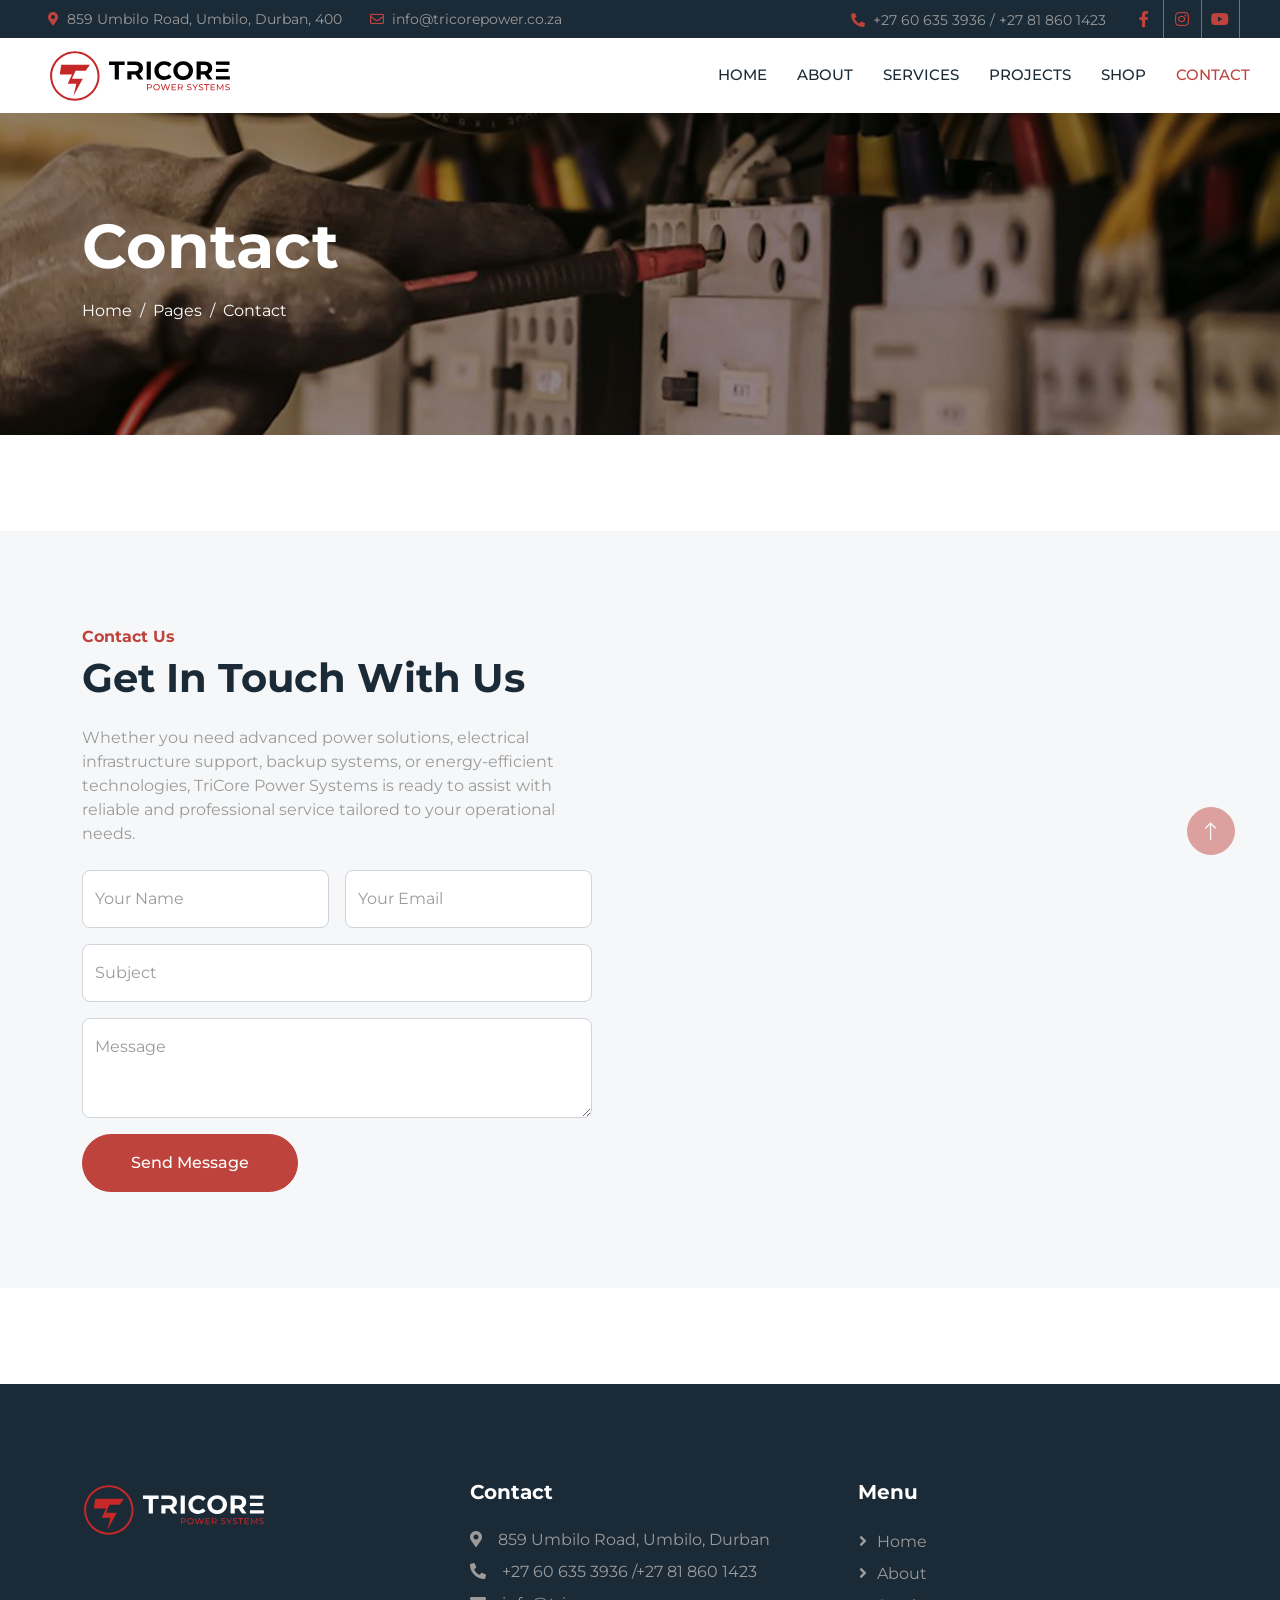
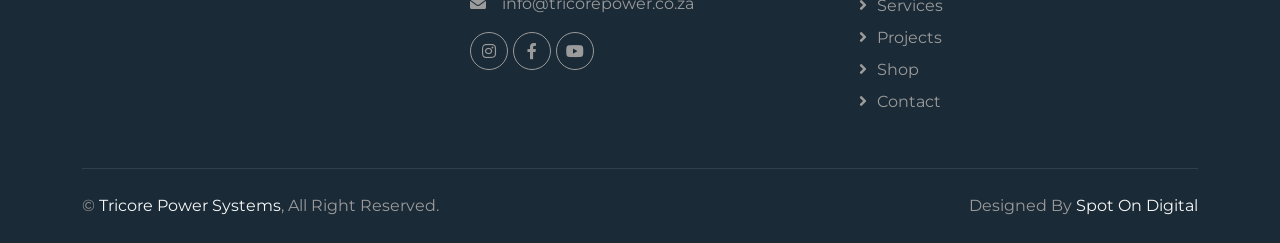
<file: contact.html>
<!DOCTYPE html>
<html lang="en">

<head>
    <meta charset="utf-8">
    <title>Contact</title>
    <meta content="width=device-width, initial-scale=1.0" name="viewport">
    <meta content="" name="keywords">
    <meta content="" name="description">

    <!-- Favicon -->
    <link href="img/favicon.png" rel="icon">

    <!-- Google Web Fonts -->
    <link rel="preconnect" href="https://fonts.googleapis.com">
    <link rel="preconnect" href="https://fonts.gstatic.com" crossorigin>
    <link href="https://fonts.googleapis.com/css2?family=Open+Sans:wght@400;500&family=Roboto:wght@500;700;900&display=swap" rel="stylesheet">
    <link rel="preconnect" href="https://fonts.googleapis.com">
    <link rel="preconnect" href="https://fonts.gstatic.com" crossorigin>
    <link href="https://fonts.googleapis.com/css2?family=Montserrat:wght@100;200;300;400;500;600;700;800;900&display=swap" rel="stylesheet">

    <!-- Icon Font Stylesheet -->
    <link href="https://cdnjs.cloudflare.com/ajax/libs/font-awesome/5.10.0/css/all.min.css" rel="stylesheet">
    <link href="https://cdn.jsdelivr.net/npm/bootstrap-icons@1.4.1/font/bootstrap-icons.css" rel="stylesheet">

    <!-- Libraries Stylesheet -->
    <link href="lib/animate/animate.min.css" rel="stylesheet">
    <link href="lib/owlcarousel/assets/owl.carousel.min.css" rel="stylesheet">
    <link href="lib/lightbox/css/lightbox.min.css" rel="stylesheet">

    <!-- Customized Bootstrap Stylesheet -->
    <link href="css/bootstrap.min.css" rel="stylesheet">

    <!-- Template Stylesheet -->
    <link href="css/style.css" rel="stylesheet">
</head>

<body>
    <!-- Spinner Start -->
    <div id="spinner" class="show bg-white position-fixed translate-middle w-100 vh-100 top-50 start-50 d-flex align-items-center justify-content-center">
        <div class="spinner-border text-primary" style="width: 3rem; height: 3rem;" role="status">
            <span class="sr-only">Loading...</span>
        </div>
    </div>
    <!-- Spinner End -->


    <!-- Topbar Start -->
    <div class="container-fluid bg-dark p-0">
        <div class="row gx-0 d-none d-lg-flex">
            <div class="col-lg-7 px-5 text-start">
                <div class="h-100 d-inline-flex align-items-center me-4">
                    <small class="fa fa-map-marker-alt text-primary me-2"></small>
                    <small>859 Umbilo Road, Umbilo, Durban, 400</small>
                </div>
                <div class="h-100 d-inline-flex align-items-center">
                    <small class="far fa-envelope text-primary me-2"></small>
                    <small>info@tricorepower.co.za</small>
                </div>
            </div>
            <div class="col-lg-5 px-5 text-end">
                <div class="h-100 d-inline-flex align-items-center me-4">
                    <small class="fa fa-phone-alt text-primary me-2"></small>
                    <small>+27 60 635 3936 / +27 81 860 1423</small>
                </div>
                <div class="h-100 d-inline-flex align-items-center mx-n2">
                    <a class="btn btn-square btn-link rounded-0 border-0 border-end border-secondary" href=""><i class="fab fa-facebook-f"></i></a>
                    <a class="btn btn-square btn-link rounded-0 border-0 border-end border-secondary" href=""><i class="fab fa-instagram"></i></a>
                    <a class="btn btn-square btn-link rounded-0 border-0 border-end border-secondary" href=""><i class="fab fa-youtube"></i></a>
                   
                </div>
            </div>
        </div>
    </div>
    <!-- Topbar End -->


 <!-- Navbar Start -->
<nav class="navbar navbar-expand-lg bg-white navbar-light sticky-top p-0">
    <a href="index.html" class="navbar-brand d-flex align-items-center px-4 px-lg-5">
        <img src="img/tricore-logo.svg" alt="Tricore Logo" style="height: 60px;">
    </a>

    <button type="button" class="navbar-toggler me-4" data-bs-toggle="collapse" data-bs-target="#navbarCollapse">
        <span class="navbar-toggler-icon"></span>
    </button>

    <div class="collapse navbar-collapse" id="navbarCollapse">
        <div class="navbar-nav ms-auto p-4 p-lg-0">
            <a href="index.html" class="nav-item nav-link">Home</a>
            <a href="about.html" class="nav-item nav-link">About</a>
            <a href="services.html" class="nav-item nav-link">Services</a>
            <a href="projects.html" class="nav-item nav-link">Projects</a>
            <a href="shop.html" class="nav-item nav-link">Shop</a>
            <a href="contact.html" class="nav-item nav-link active">Contact</a>
        </div>
    </div>
</nav>
<!-- Navbar End -->


    <!-- Page Header Start -->
    <div class="container-fluid page-header py-5 mb-5">
        <div class="container py-5">
            <h1 class="display-3 text-white mb-3 animated slideInDown">Contact</h1>
            <nav aria-label="breadcrumb animated slideInDown">
                <ol class="breadcrumb">
                    <li class="breadcrumb-item"><a class="text-white" href="#">Home</a></li>
                    <li class="breadcrumb-item"><a class="text-white" href="#">Pages</a></li>
                    <li class="breadcrumb-item text-white active" aria-current="page">Contact</li>
                </ol>
            </nav>
        </div>
    </div>
    <!-- Page Header End -->


    <!-- Contact Start -->
    <div class="container-fluid bg-light overflow-hidden px-lg-0" style="margin: 6rem 0;">
        <div class="container contact px-lg-0">
            <div class="row g-0 mx-lg-0">
                <div class="col-lg-6 contact-text py-5 wow fadeIn" data-wow-delay="0.5s">
                    <div class="p-lg-5 ps-lg-0">
                        <h6 class="text-primary">Contact Us</h6>

                        <h1 class="mb-4">Get In Touch With Us</h1>

                        <p class="mb-4">
                            Whether you need advanced power solutions, electrical infrastructure support,
                            backup systems, or energy-efficient technologies, TriCore Power Systems is ready
                            to assist with reliable and professional service tailored to your operational needs.
                        </p>
                        <form>
                            <div class="row g-3">
                                <div class="col-md-6">
                                    <div class="form-floating">
                                        <input type="text" class="form-control" id="name" placeholder="Your Name">
                                        <label for="name">Your Name</label>
                                    </div>
                                </div>
                                <div class="col-md-6">
                                    <div class="form-floating">
                                        <input type="email" class="form-control" id="email" placeholder="Your Email">
                                        <label for="email">Your Email</label>
                                    </div>
                                </div>
                                <div class="col-12">
                                    <div class="form-floating">
                                        <input type="text" class="form-control" id="subject" placeholder="Subject">
                                        <label for="subject">Subject</label>
                                    </div>
                                </div>
                                <div class="col-12">
                                    <div class="form-floating">
                                        <textarea class="form-control" placeholder="Leave a message here" id="message" style="height: 100px"></textarea>
                                        <label for="message">Message</label>
                                    </div>
                                </div>
                                <div class="col-12">
                                    <button class="btn btn-primary rounded-pill py-3 px-5" type="submit">Send Message</button>
                                </div>
                            </div>
                        </form>
                    </div>
                </div>
                <div class="col-lg-6 pe-lg-0" style="min-height: 400px;">
                    <div class="position-relative h-100">
                       <iframe src="https://www.google.com/maps/embed?pb=!1m18!1m12!1m3!1d3459.254651704945!2d30.98280187451958!3d-29.885762223934197!2m3!1f0!2f0!3f0!3m2!1i1024!2i768!4f13.1!3m3!1m2!1s0x1ef7aa2a2fbf0783%3A0xf45a2bbe2504735a!2s859%20Umbilo%20Rd%2C%20Umbilo%2C%20Berea%2C%204001!5e0!3m2!1sen!2sza!4v1780052067840!5m2!1sen!2sza" width="600" height="100%" style="border:0;" allowfullscreen="" loading="lazy" referrerpolicy="no-referrer-when-downgrade"></iframe>
                    </div>
                </div>
            </div>
        </div>
    </div>
    <!-- Contact End -->


    <!-- Footer Start -->
    <div class="container-fluid bg-dark text-body footer mt-5 pt-5 wow fadeIn" data-wow-delay="0.1s">
        <div class="container py-5">
            <div class="row g-5">
                
                <div class="col-lg-4 col-md-6">
                    <a href="index.html">
        <img src="img/tricore-logo-white.svg" alt="Tricore Logo" style="height: 60px;">
    </a>
                   
                </div>
                
                <div class="col-lg-4 col-md-6">
                    <h5 class="text-white mb-4">Contact</h5>
                    <p class="mb-2"><i class="fa fa-map-marker-alt me-3"></i>859 Umbilo Road, Umbilo, Durban</p>
                    <p class="mb-2"><i class="fa fa-phone-alt me-3"></i>+27 60 635 3936 /+27 81 860 1423</p>
                    <p class="mb-2"><i class="fa fa-envelope me-3"></i>info@tricorepower.co.za</p>
                    <div class="d-flex pt-2">
                        <a class="btn btn-square btn-outline-light btn-social" href=""><i class="fab fa-instagram"></i></a>
                        <a class="btn btn-square btn-outline-light btn-social" href=""><i class="fab fa-facebook-f"></i></a>
                        <a class="btn btn-square btn-outline-light btn-social" href=""><i class="fab fa-youtube"></i></a>
                      
                    </div>
                </div>
               <div class="col-lg-4 col-md-6">
                    <h5 class="text-white mb-4">Menu</h5>
                    <a class="btn btn-link" href="index.html">Home</a>
                    <a class="btn btn-link" href="about.html">About</a>
                    <a class="btn btn-link" href="services.html">Services</a>
                    <a class="btn btn-link" href="projects.html">Projects</a>
                    <a class="btn btn-link" href="shop.html">Shop</a>
                    <a class="btn btn-link" href="contact.html">Contact</a>
                </div>
                
               
            </div>
        </div>
        <div class="container">
            <div class="copyright">
                <div class="row">
                    <div class="col-md-6 text-center text-md-start mb-3 mb-md-0">
                        &copy; <a href="#">Tricore Power Systems</a>, All Right Reserved.
                    </div>
                    <div class="col-md-6 text-center text-md-end">
                        
                        Designed By <a href="https://spotondigital.co.za">Spot On Digital</a>
                        
                    </div>
                </div>
            </div>
        </div>
    </div>
    <!-- Footer End -->


    <!-- Back to Top -->
    <a href="#" class="btn btn-lg btn-primary btn-lg-square rounded-circle back-to-top"><i class="bi bi-arrow-up"></i></a>


    <!-- JavaScript Libraries -->
    <script src="https://code.jquery.com/jquery-3.4.1.min.js"></script>
    <script src="https://cdn.jsdelivr.net/npm/bootstrap@5.0.0/dist/js/bootstrap.bundle.min.js"></script>
    <script src="lib/wow/wow.min.js"></script>
    <script src="lib/easing/easing.min.js"></script>
    <script src="lib/waypoints/waypoints.min.js"></script>
    <script src="lib/counterup/counterup.min.js"></script>
    <script src="lib/owlcarousel/owl.carousel.min.js"></script>
    <script src="lib/isotope/isotope.pkgd.min.js"></script>
    <script src="lib/lightbox/js/lightbox.min.js"></script>

    <!-- Template Javascript -->
    <script src="js/main.js"></script>
</body>

</html>
</file>
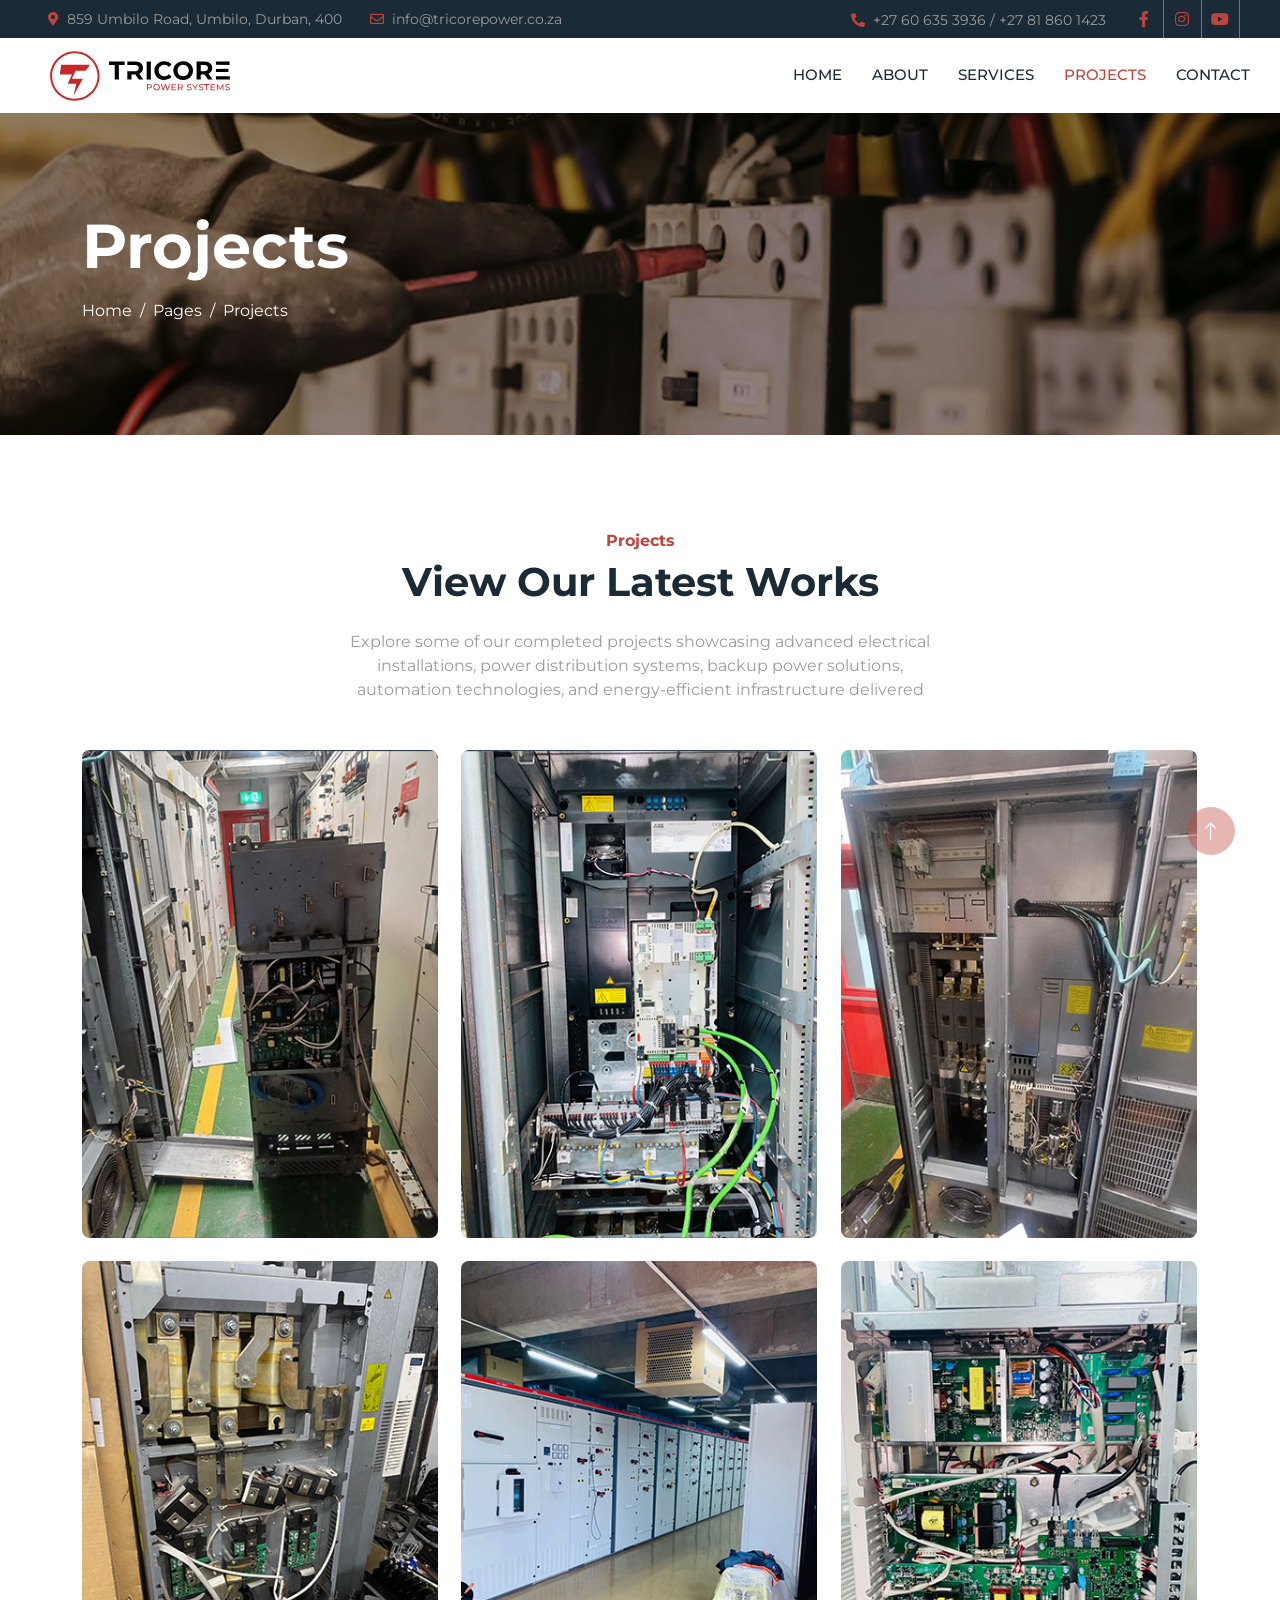
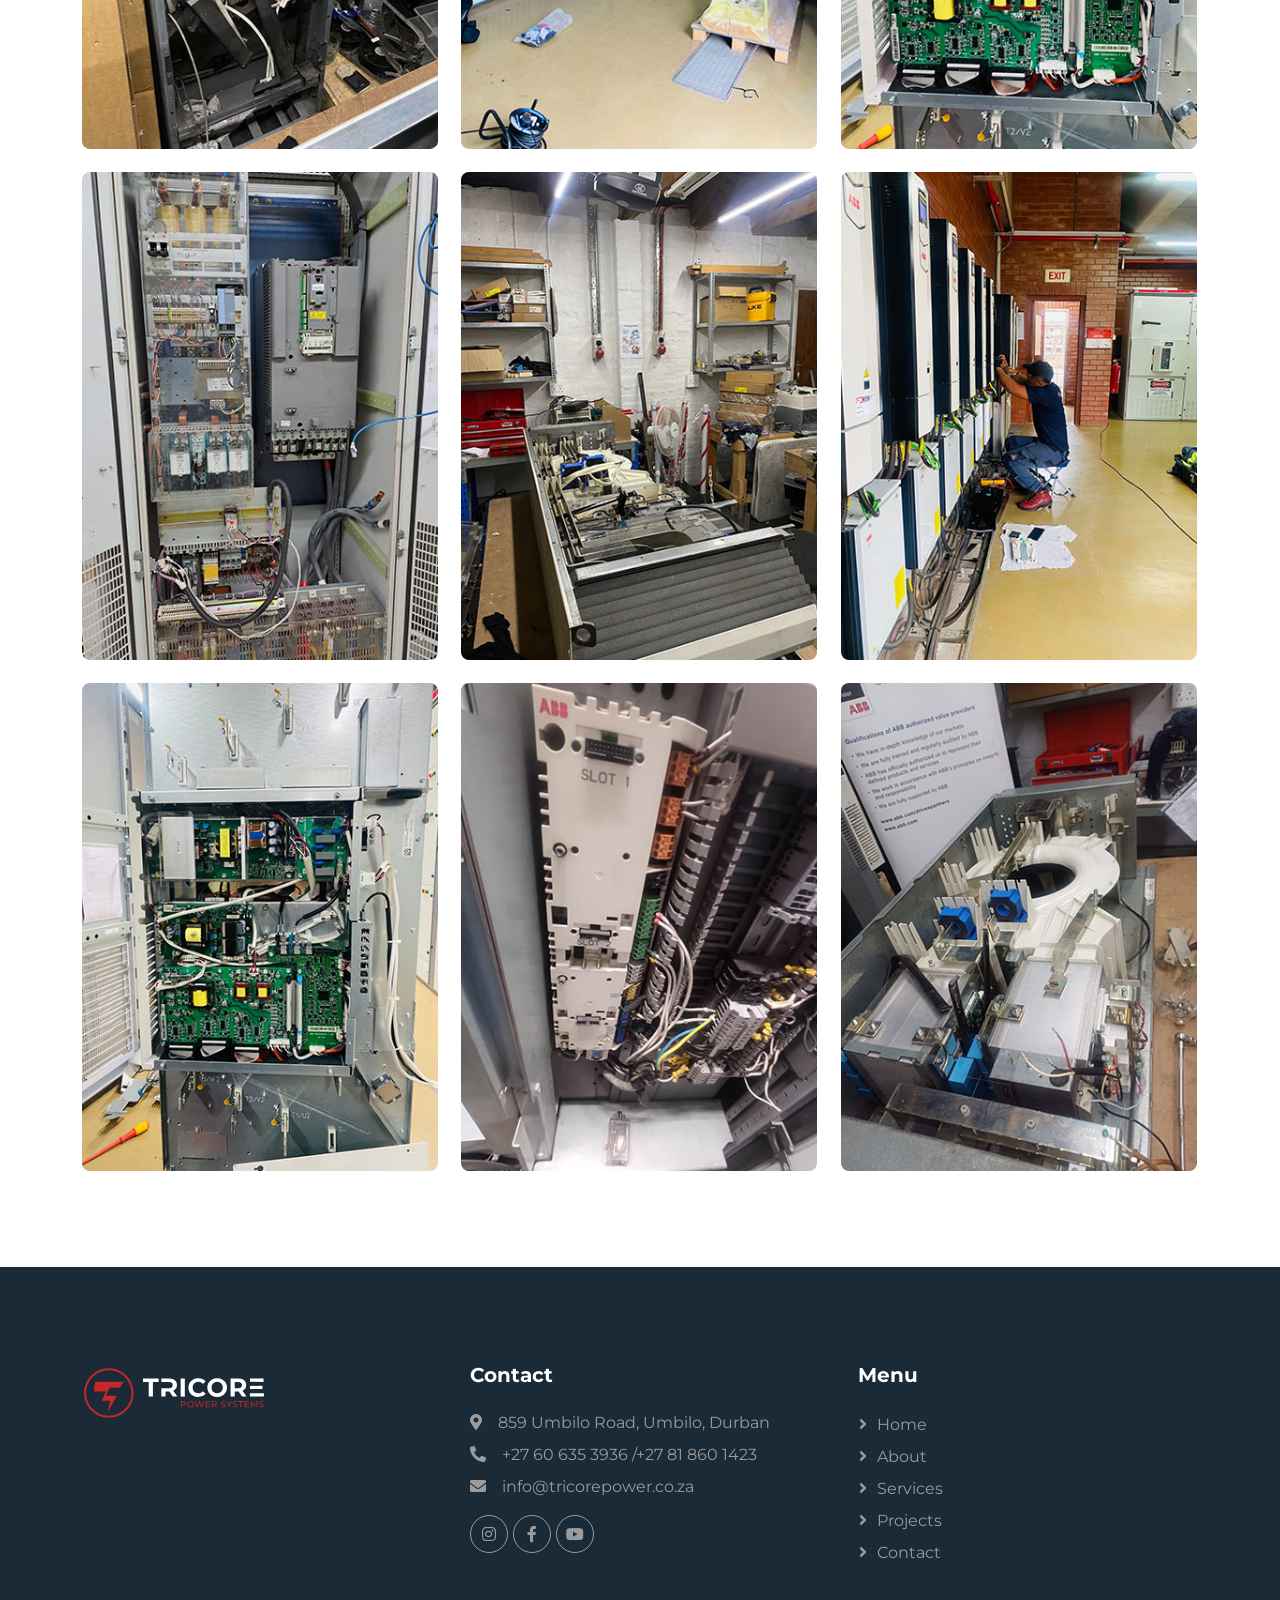
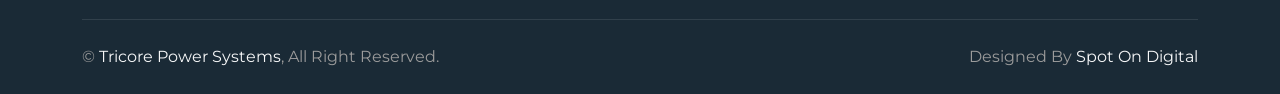
<file: projects.html>
<!DOCTYPE html>
<html lang="en">

<head>
    <meta charset="utf-8">
    <title>Home - Tricore Power Systems</title>
    <meta content="width=device-width, initial-scale=1.0" name="viewport">
    <meta content="" name="keywords">
    <meta content="" name="description">

    <!-- Favicon -->
    <link href="img/favicon.png" rel="icon">

    <!-- Google Web Fonts -->
    <link rel="preconnect" href="https://fonts.googleapis.com">
    <link rel="preconnect" href="https://fonts.gstatic.com" crossorigin>
    <link href="https://fonts.googleapis.com/css2?family=Open+Sans:wght@400;500&family=Roboto:wght@500;700;900&display=swap" rel="stylesheet">
    <link rel="preconnect" href="https://fonts.googleapis.com">
    <link rel="preconnect" href="https://fonts.gstatic.com" crossorigin>
    <link href="https://fonts.googleapis.com/css2?family=Montserrat:wght@100;200;300;400;500;600;700;800;900&display=swap" rel="stylesheet">

    <!-- Icon Font Stylesheet -->
    <link href="https://cdnjs.cloudflare.com/ajax/libs/font-awesome/5.10.0/css/all.min.css" rel="stylesheet">
    <link href="https://cdn.jsdelivr.net/npm/bootstrap-icons@1.4.1/font/bootstrap-icons.css" rel="stylesheet">

    <!-- Libraries Stylesheet -->
    <link href="lib/animate/animate.min.css" rel="stylesheet">
    <link href="lib/owlcarousel/assets/owl.carousel.min.css" rel="stylesheet">
    <link href="lib/lightbox/css/lightbox.min.css" rel="stylesheet">

    <!-- Customized Bootstrap Stylesheet -->
    <link href="css/bootstrap.min.css" rel="stylesheet">

    <!-- Template Stylesheet -->
    <link href="css/style.css" rel="stylesheet">
</head>

<body>
    <!-- Spinner Start -->
    <div id="spinner" class="show bg-white position-fixed translate-middle w-100 vh-100 top-50 start-50 d-flex align-items-center justify-content-center">
        <div class="spinner-border text-primary" style="width: 3rem; height: 3rem;" role="status">
            <span class="sr-only">Loading...</span>
        </div>
    </div>
    <!-- Spinner End -->


    <!-- Topbar Start -->
    <div class="container-fluid bg-dark p-0">
        <div class="row gx-0 d-none d-lg-flex">
            <div class="col-lg-7 px-5 text-start">
                <div class="h-100 d-inline-flex align-items-center me-4">
                    <small class="fa fa-map-marker-alt text-primary me-2"></small>
                    <small>859 Umbilo Road, Umbilo, Durban, 400</small>
                </div>
                <div class="h-100 d-inline-flex align-items-center">
                    <small class="far fa-envelope text-primary me-2"></small>
                    <small>info@tricorepower.co.za</small>
                </div>
            </div>
            <div class="col-lg-5 px-5 text-end">
                <div class="h-100 d-inline-flex align-items-center me-4">
                    <small class="fa fa-phone-alt text-primary me-2"></small>
                    <small>+27 60 635 3936 / +27 81 860 1423</small>
                </div>
                <div class="h-100 d-inline-flex align-items-center mx-n2">
                    <a class="btn btn-square btn-link rounded-0 border-0 border-end border-secondary" href=""><i class="fab fa-facebook-f"></i></a>
                    <a class="btn btn-square btn-link rounded-0 border-0 border-end border-secondary" href=""><i class="fab fa-instagram"></i></a>
                    <a class="btn btn-square btn-link rounded-0 border-0 border-end border-secondary" href=""><i class="fab fa-youtube"></i></a>
                   
                </div>
            </div>
        </div>
    </div>
    <!-- Topbar End -->


 <!-- Navbar Start -->
<nav class="navbar navbar-expand-lg bg-white navbar-light sticky-top p-0">
    <a href="index.html" class="navbar-brand d-flex align-items-center px-4 px-lg-5">
        <img src="img/tricore-logo.svg" alt="Tricore Logo" style="height: 60px;">
    </a>

    <button type="button" class="navbar-toggler me-4" data-bs-toggle="collapse" data-bs-target="#navbarCollapse">
        <span class="navbar-toggler-icon"></span>
    </button>

    <div class="collapse navbar-collapse" id="navbarCollapse">
        <div class="navbar-nav ms-auto p-4 p-lg-0">
            <a href="index.html" class="nav-item nav-link">Home</a>
            <a href="about.html" class="nav-item nav-link">About</a>
            <a href="services.html" class="nav-item nav-link">Services</a>
            <a href="projects.html" class="nav-item nav-link active">Projects</a>
            <a href="contact.html" class="nav-item nav-link">Contact</a>
        </div>
    </div>
</nav>
<!-- Navbar End -->

    <!-- Page Header Start -->
    <div class="container-fluid page-header py-5 mb-5">
        <div class="container py-5">
            <h1 class="display-3 text-white mb-3 animated slideInDown">Projects</h1>
            <nav aria-label="breadcrumb animated slideInDown">
                <ol class="breadcrumb">
                    <li class="breadcrumb-item"><a class="text-white" href="#">Home</a></li>
                    <li class="breadcrumb-item"><a class="text-white" href="#">Pages</a></li>
                    <li class="breadcrumb-item text-white active" aria-current="page">Projects</li>
                </ol>
            </nav>
        </div>
    </div>
    <!-- Page Header End -->

<!-- Projects Start -->
<div class="container-xxl py-5">
    <div class="container">

        <div class="text-center mx-auto mb-5 wow fadeInUp" data-wow-delay="0.1s" style="max-width: 600px;">
            <h6 class="text-primary">Projects</h6>
            <h1 class="mb-4">View Our Latest Works</h1>
            <p class="mb-4">
    Explore some of our completed projects showcasing advanced electrical installations,
    power distribution systems, backup power solutions, automation technologies, and
                energy-efficient infrastructure delivered</p>
        </div>

        <div class="row g-4 portfolio-container wow fadeInUp" data-wow-delay="0.5s">

            <!-- Project 1 -->
            <div class="col-lg-4 col-md-6 portfolio-item first">
                <div class="portfolio-img rounded overflow-hidden">
                    <img class="img-fluid" src="img/projects/1.jpg" alt="">
                    <div class="portfolio-btn">
                        <a class="btn btn-lg-square btn-outline-light rounded-circle mx-1"
                            href="img/projects/1.jpg"
                            data-lightbox="portfolio">
                            <i class="fa fa-eye"></i>
                        </a>
                    </div>
                </div>
            </div>

            <!-- Project 2 -->
            <div class="col-lg-4 col-md-6 portfolio-item second">
                <div class="portfolio-img rounded overflow-hidden">
                    <img class="img-fluid" src="img/projects/2.jpg" alt="">
                    <div class="portfolio-btn">
                        <a class="btn btn-lg-square btn-outline-light rounded-circle mx-1"
                            href="img/projects/2.jpg"
                            data-lightbox="portfolio">
                            <i class="fa fa-eye"></i>
                        </a>
                    </div>
                </div>
            </div>

            <!-- Project 3 -->
            <div class="col-lg-4 col-md-6 portfolio-item third">
                <div class="portfolio-img rounded overflow-hidden">
                    <img class="img-fluid" src="img/projects/3.jpg" alt="">
                    <div class="portfolio-btn">
                        <a class="btn btn-lg-square btn-outline-light rounded-circle mx-1"
                            href="img/projects/3.jpg"
                            data-lightbox="portfolio">
                            <i class="fa fa-eye"></i>
                        </a>
                    </div>
                </div>
            </div>

            <!-- Project 4 -->
            <div class="col-lg-4 col-md-6 portfolio-item first">
                <div class="portfolio-img rounded overflow-hidden">
                    <img class="img-fluid" src="img/projects/4.jpg" alt="">
                    <div class="portfolio-btn">
                        <a class="btn btn-lg-square btn-outline-light rounded-circle mx-1"
                            href="img/projects/4.jpg"
                            data-lightbox="portfolio">
                            <i class="fa fa-eye"></i>
                        </a>
                    </div>
                </div>
            </div>

            <!-- Project 5 -->
            <div class="col-lg-4 col-md-6 portfolio-item second">
                <div class="portfolio-img rounded overflow-hidden">
                    <img class="img-fluid" src="img/projects/5.jpg" alt="">
                    <div class="portfolio-btn">
                        <a class="btn btn-lg-square btn-outline-light rounded-circle mx-1"
                            href="img/projects/5.jpg"
                            data-lightbox="portfolio">
                            <i class="fa fa-eye"></i>
                        </a>
                    </div>
                </div>
            </div>

            <!-- Project 6 -->
            <div class="col-lg-4 col-md-6 portfolio-item third">
                <div class="portfolio-img rounded overflow-hidden">
                    <img class="img-fluid" src="img/projects/6.jpg" alt="">
                    <div class="portfolio-btn">
                        <a class="btn btn-lg-square btn-outline-light rounded-circle mx-1"
                            href="img/projects/6.jpg"
                            data-lightbox="portfolio">
                            <i class="fa fa-eye"></i>
                        </a>
                    </div>
                </div>
            </div>

            <!-- Project 7 -->
            <div class="col-lg-4 col-md-6 portfolio-item first">
                <div class="portfolio-img rounded overflow-hidden">
                    <img class="img-fluid" src="img/projects/7.jpg" alt="">
                    <div class="portfolio-btn">
                        <a class="btn btn-lg-square btn-outline-light rounded-circle mx-1"
                            href="img/projects/7.jpg"
                            data-lightbox="portfolio">
                            <i class="fa fa-eye"></i>
                        </a>
                    </div>
                </div>
            </div>

            <!-- Project 8 -->
            <div class="col-lg-4 col-md-6 portfolio-item second">
                <div class="portfolio-img rounded overflow-hidden">
                    <img class="img-fluid" src="img/projects/8.jpg" alt="">
                    <div class="portfolio-btn">
                        <a class="btn btn-lg-square btn-outline-light rounded-circle mx-1"
                            href="img/projects/8.jpg"
                            data-lightbox="portfolio">
                            <i class="fa fa-eye"></i>
                        </a>
                    </div>
                </div>
            </div>

            <!-- Project 9 -->
            <div class="col-lg-4 col-md-6 portfolio-item third">
                <div class="portfolio-img rounded overflow-hidden">
                    <img class="img-fluid" src="img/projects/9.jpg" alt="">
                    <div class="portfolio-btn">
                        <a class="btn btn-lg-square btn-outline-light rounded-circle mx-1"
                            href="img/projects/9.jpg"
                            data-lightbox="portfolio">
                            <i class="fa fa-eye"></i>
                        </a>
                    </div>
                </div>
            </div>

            <!-- Project 10 -->
            <div class="col-lg-4 col-md-6 portfolio-item first">
                <div class="portfolio-img rounded overflow-hidden">
                    <img class="img-fluid" src="img/projects/10.jpg" alt="">
                    <div class="portfolio-btn">
                        <a class="btn btn-lg-square btn-outline-light rounded-circle mx-1"
                            href="img/projects/10.jpg"
                            data-lightbox="portfolio">
                            <i class="fa fa-eye"></i>
                        </a>
                    </div>
                </div>
            </div>

            <!-- Project 11 -->
            <div class="col-lg-4 col-md-6 portfolio-item second">
                <div class="portfolio-img rounded overflow-hidden">
                    <img class="img-fluid" src="img/projects/11.jpg" alt="">
                    <div class="portfolio-btn">
                        <a class="btn btn-lg-square btn-outline-light rounded-circle mx-1"
                            href="img/projects/11.jpg"
                            data-lightbox="portfolio">
                            <i class="fa fa-eye"></i>
                        </a>
                    </div>
                </div>
            </div>

            <!-- Project 12 -->
            <div class="col-lg-4 col-md-6 portfolio-item third">
                <div class="portfolio-img rounded overflow-hidden">
                    <img class="img-fluid" src="img/projects/12.jpg" alt="">
                    <div class="portfolio-btn">
                        <a class="btn btn-lg-square btn-outline-light rounded-circle mx-1"
                            href="img/projects/12.jpg"
                            data-lightbox="portfolio">
                            <i class="fa fa-eye"></i>
                        </a>
                    </div>
                </div>
            </div>

        </div>
    </div>
</div>
<!-- Projects End -->


 

 
        

    <!-- Footer Start -->
    <div class="container-fluid bg-dark text-body footer mt-5 pt-5 wow fadeIn" data-wow-delay="0.1s">
        <div class="container py-5">
            <div class="row g-5">
                
                <div class="col-lg-4 col-md-6">
                    <a href="index.html">
        <img src="img/tricore-logo-white.svg" alt="Tricore Logo" style="height: 60px;">
    </a>
                   
                </div>
                
                <div class="col-lg-4 col-md-6">
                    <h5 class="text-white mb-4">Contact</h5>
                    <p class="mb-2"><i class="fa fa-map-marker-alt me-3"></i>859 Umbilo Road, Umbilo, Durban</p>
                    <p class="mb-2"><i class="fa fa-phone-alt me-3"></i>+27 60 635 3936 /+27 81 860 1423</p>
                    <p class="mb-2"><i class="fa fa-envelope me-3"></i>info@tricorepower.co.za</p>
                    <div class="d-flex pt-2">
                        <a class="btn btn-square btn-outline-light btn-social" href=""><i class="fab fa-instagram"></i></a>
                        <a class="btn btn-square btn-outline-light btn-social" href=""><i class="fab fa-facebook-f"></i></a>
                        <a class="btn btn-square btn-outline-light btn-social" href=""><i class="fab fa-youtube"></i></a>
                      
                    </div>
                </div>
                <div class="col-lg-4 col-md-6">
                    <h5 class="text-white mb-4">Menu</h5>
                    <a class="btn btn-link" href="index.html">Home</a>
                    <a class="btn btn-link" href="about.html">About</a>
                    <a class="btn btn-link" href="services.html">Services</a>
                    <a class="btn btn-link" href="projects.html">Projects</a>
                    <a class="btn btn-link" href="contact.html">Contact</a>
                </div>
                
               
            </div>
        </div>
        <div class="container">
            <div class="copyright">
                <div class="row">
                    <div class="col-md-6 text-center text-md-start mb-3 mb-md-0">
                        &copy; <a href="#">Tricore Power Systems</a>, All Right Reserved.
                    </div>
                    <div class="col-md-6 text-center text-md-end">
                        
                        Designed By <a href="https://spotondigital.co.za">Spot On Digital</a>
                        
                    </div>
                </div>
            </div>
        </div>
    </div>
    <!-- Footer End -->


    <!-- Back to Top -->
    <a href="#" class="btn btn-lg btn-primary btn-lg-square rounded-circle back-to-top"><i class="bi bi-arrow-up"></i></a>


    <!-- JavaScript Libraries -->
    <script src="https://code.jquery.com/jquery-3.4.1.min.js"></script>
    <script src="https://cdn.jsdelivr.net/npm/bootstrap@5.0.0/dist/js/bootstrap.bundle.min.js"></script>
    <script src="lib/wow/wow.min.js"></script>
    <script src="lib/easing/easing.min.js"></script>
    <script src="lib/waypoints/waypoints.min.js"></script>
    <script src="lib/counterup/counterup.min.js"></script>
    <script src="lib/owlcarousel/owl.carousel.min.js"></script>
    <script src="lib/isotope/isotope.pkgd.min.js"></script>
    <script src="lib/lightbox/js/lightbox.min.js"></script>

    <!-- Template Javascript -->
    <script src="js/main.js"></script>
</body>

</html>
</file>
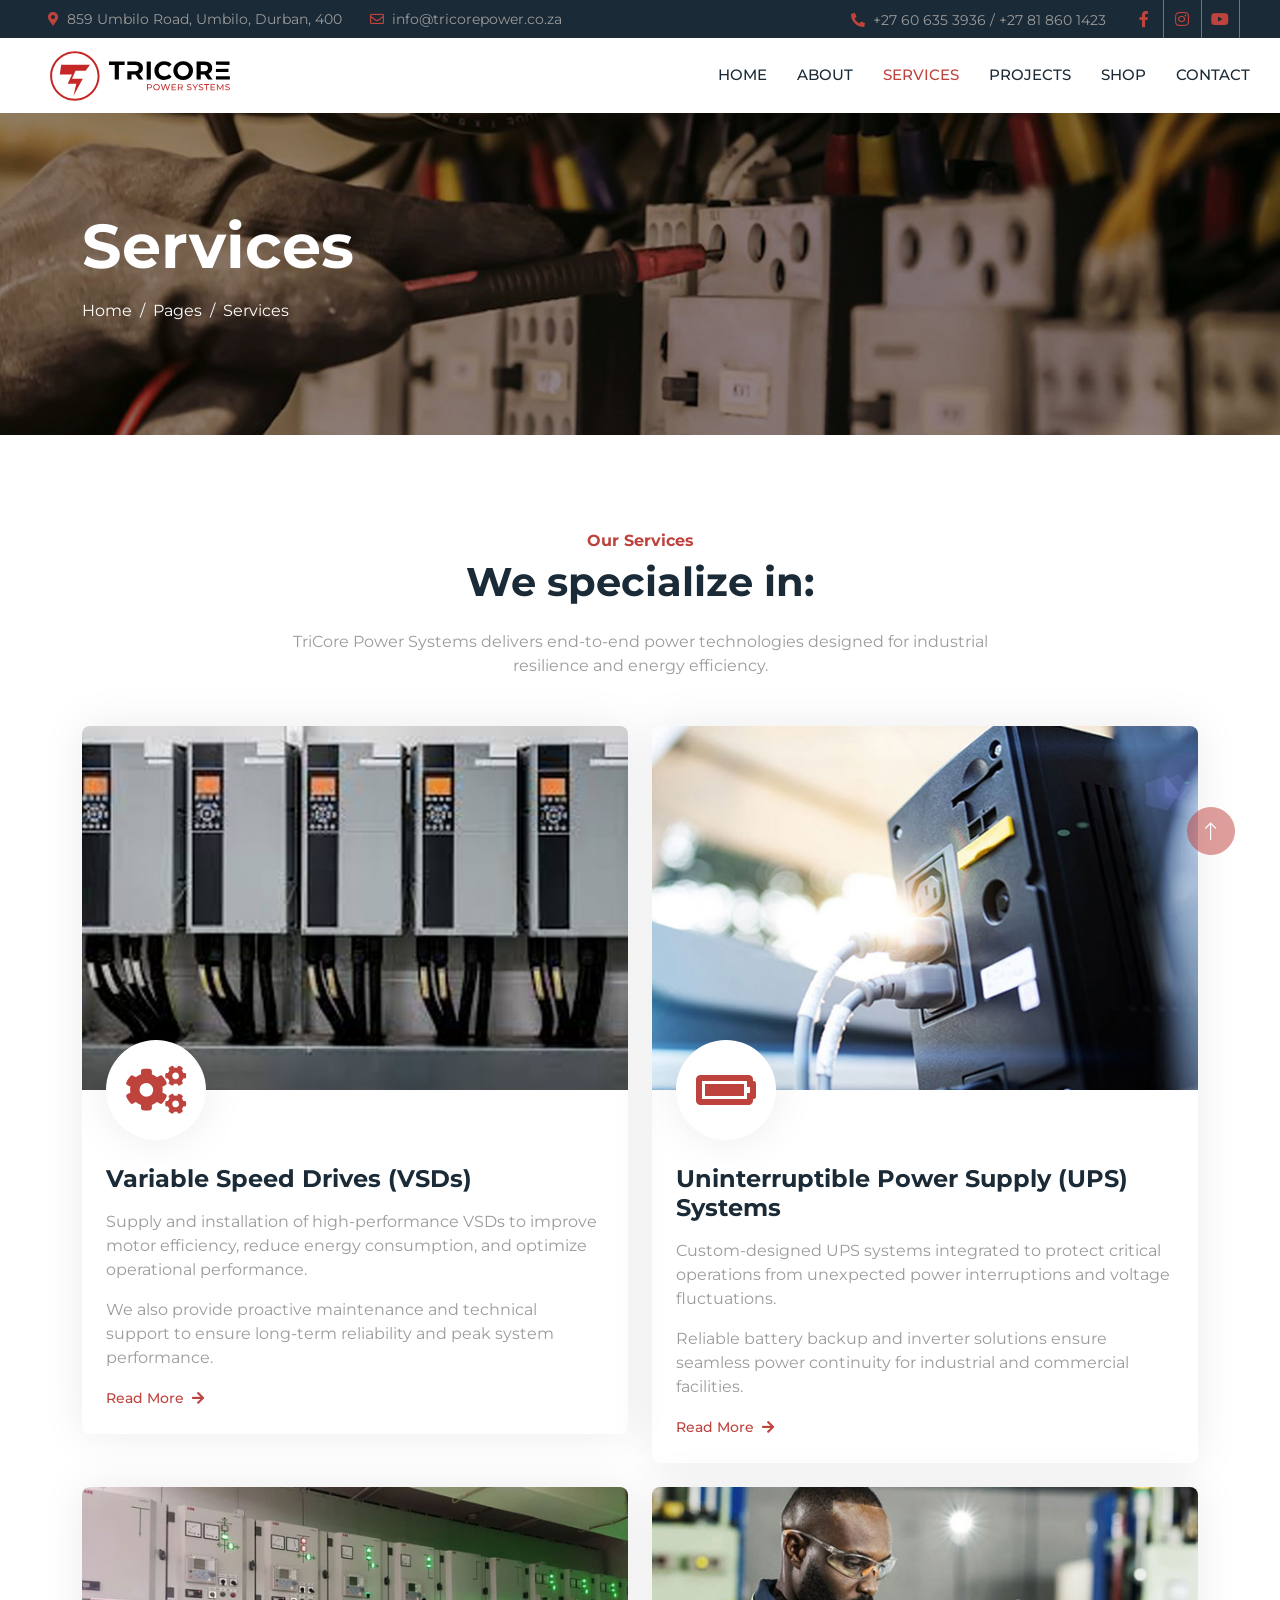
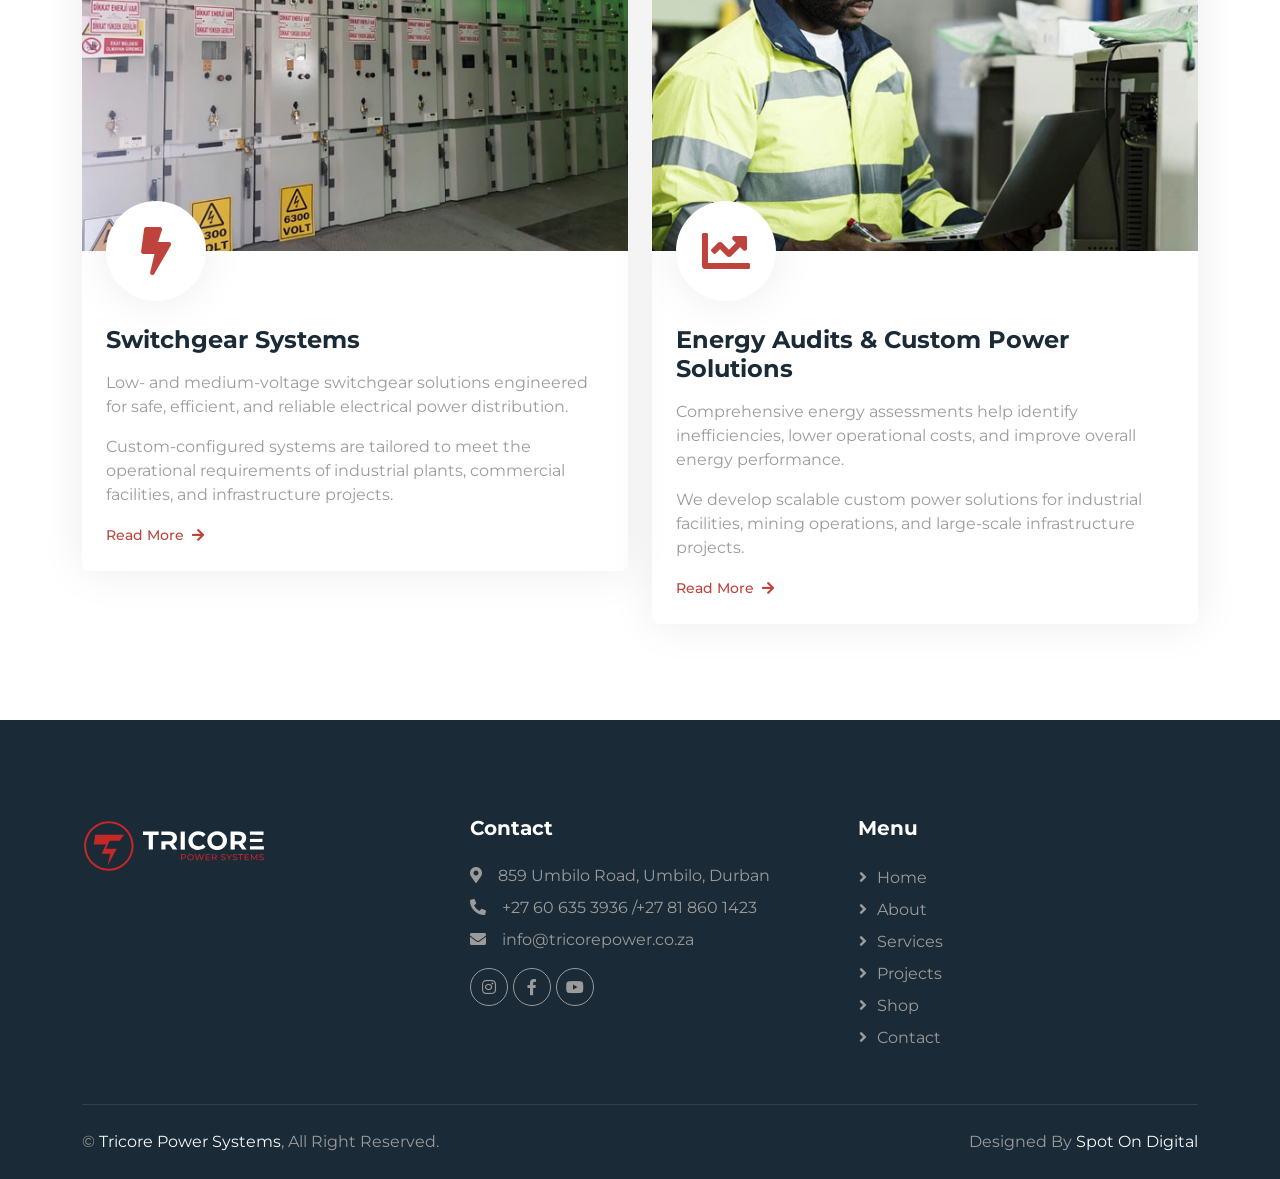
<file: services.html>
<!DOCTYPE html>
<html lang="en">

<head>
    <meta charset="utf-8">
    <title>Services</title>
    <meta content="width=device-width, initial-scale=1.0" name="viewport">
    <meta content="" name="keywords">
    <meta content="" name="description">

    <!-- Favicon -->
    <link href="img/favicon.png" rel="icon">

    <!-- Google Web Fonts -->
    <link rel="preconnect" href="https://fonts.googleapis.com">
    <link rel="preconnect" href="https://fonts.gstatic.com" crossorigin>
    <link href="https://fonts.googleapis.com/css2?family=Open+Sans:wght@400;500&family=Roboto:wght@500;700;900&display=swap" rel="stylesheet">
    <link rel="preconnect" href="https://fonts.googleapis.com">
    <link rel="preconnect" href="https://fonts.gstatic.com" crossorigin>
    <link href="https://fonts.googleapis.com/css2?family=Montserrat:wght@100;200;300;400;500;600;700;800;900&display=swap" rel="stylesheet">

    <!-- Icon Font Stylesheet -->
    <link href="https://cdnjs.cloudflare.com/ajax/libs/font-awesome/5.10.0/css/all.min.css" rel="stylesheet">
    <link href="https://cdn.jsdelivr.net/npm/bootstrap-icons@1.4.1/font/bootstrap-icons.css" rel="stylesheet">

    <!-- Libraries Stylesheet -->
    <link href="lib/animate/animate.min.css" rel="stylesheet">
    <link href="lib/owlcarousel/assets/owl.carousel.min.css" rel="stylesheet">
    <link href="lib/lightbox/css/lightbox.min.css" rel="stylesheet">

    <!-- Customized Bootstrap Stylesheet -->
    <link href="css/bootstrap.min.css" rel="stylesheet">

    <!-- Template Stylesheet -->
    <link href="css/style.css" rel="stylesheet">
</head>

<body>
    <!-- Spinner Start -->
    <div id="spinner" class="show bg-white position-fixed translate-middle w-100 vh-100 top-50 start-50 d-flex align-items-center justify-content-center">
        <div class="spinner-border text-primary" style="width: 3rem; height: 3rem;" role="status">
            <span class="sr-only">Loading...</span>
        </div>
    </div>
    <!-- Spinner End -->


    <!-- Topbar Start -->
    <div class="container-fluid bg-dark p-0">
        <div class="row gx-0 d-none d-lg-flex">
            <div class="col-lg-7 px-5 text-start">
               <div class="h-100 d-inline-flex align-items-center me-4">
                    <small class="fa fa-map-marker-alt text-primary me-2"></small>
                    <small>859 Umbilo Road, Umbilo, Durban, 400</small>
                </div>
                <div class="h-100 d-inline-flex align-items-center">
                    <small class="far fa-envelope text-primary me-2"></small>
                    <small>info@tricorepower.co.za</small>
                </div>
            </div>
            <div class="col-lg-5 px-5 text-end">
                <div class="h-100 d-inline-flex align-items-center me-4">
                    <small class="fa fa-phone-alt text-primary me-2"></small>
                    <small>+27 60 635 3936 / +27 81 860 1423</small>
                </div>
                <div class="h-100 d-inline-flex align-items-center mx-n2">
                    <a class="btn btn-square btn-link rounded-0 border-0 border-end border-secondary" href=""><i class="fab fa-facebook-f"></i></a>
                    <a class="btn btn-square btn-link rounded-0 border-0 border-end border-secondary" href=""><i class="fab fa-instagram"></i></a>
                    <a class="btn btn-square btn-link rounded-0 border-0 border-end border-secondary" href=""><i class="fab fa-youtube"></i></a>
                   
                </div>
            </div>
        </div>
    </div>
    <!-- Topbar End -->


 <!-- Navbar Start -->
<nav class="navbar navbar-expand-lg bg-white navbar-light sticky-top p-0">
    <a href="index.html" class="navbar-brand d-flex align-items-center px-4 px-lg-5">
        <img src="img/tricore-logo.svg" alt="Tricore Logo" style="height: 60px;">
    </a>

    <button type="button" class="navbar-toggler me-4" data-bs-toggle="collapse" data-bs-target="#navbarCollapse">
        <span class="navbar-toggler-icon"></span>
    </button>

    <div class="collapse navbar-collapse" id="navbarCollapse">
        <div class="navbar-nav ms-auto p-4 p-lg-0">
            <a href="index.html" class="nav-item nav-link">Home</a>
            <a href="about.html" class="nav-item nav-link">About</a>
            <a href="services.html" class="nav-item nav-link active">Services</a>
            <a href="projects.html" class="nav-item nav-link">Projects</a>
            <a href="shop.html" class="nav-item nav-link">Shop</a>
            <a href="contact.html" class="nav-item nav-link">Contact</a>
        </div>
    </div>
</nav>
<!-- Navbar End -->


    <!-- Page Header Start -->
    <div class="container-fluid page-header py-5 mb-5">
        <div class="container py-5">
            <h1 class="display-3 text-white mb-3 animated slideInDown">Services</h1>
            <nav aria-label="breadcrumb animated slideInDown">
                <ol class="breadcrumb">
                    <li class="breadcrumb-item"><a class="text-white" href="#">Home</a></li>
                    <li class="breadcrumb-item"><a class="text-white" href="#">Pages</a></li>
                    <li class="breadcrumb-item text-white active" aria-current="page">Services</li>
                </ol>
            </nav>
        </div>
    </div>
    <!-- Page Header End -->


      <!-- Service Start -->
<div class="container-xxl py-5">
    <div class="container">
        <div class="text-center mx-auto mb-5 wow fadeInUp" data-wow-delay="0.1s" style="max-width: 700px;">
            <h6 class="text-primary">Our Services</h6>
            <h1 class="mb-4">
                We specialize in:
            </h1>
            <p class="mb-4">
                TriCore Power Systems delivers end-to-end power technologies designed for industrial resilience and energy efficiency.
            </p>
        </div>

        <div class="row g-4">

            <!-- Variable Speed Drives -->
            <div class="col-md-6 wow fadeInUp" data-wow-delay="0.1s">
                <div class="service-item rounded overflow-hidden">
                    <img class="img-fluid" src="img/img-600x400-1.jpg" alt="Variable Speed Drives">
                    <div class="position-relative p-4 pt-0">
                        <div class="service-icon">
                            <i class="fa fa-cogs fa-3x"></i>
                        </div>

                        <h4 class="mb-3">Variable Speed Drives (VSDs)</h4>

                        <p>
                            Supply and installation of high-performance VSDs to improve motor efficiency,
                            reduce energy consumption, and optimize operational performance.
                        </p>

                        <p>
                            We also provide proactive maintenance and technical support to ensure long-term
                            reliability and peak system performance.
                        </p>

                        <a class="small fw-medium" href="services.html">
                            Read More<i class="fa fa-arrow-right ms-2"></i>
                        </a>
                    </div>
                </div>
            </div>

            <!-- UPS Systems -->
            <div class="col-md-6 wow fadeInUp" data-wow-delay="0.3s">
                <div class="service-item rounded overflow-hidden">
                    <img class="img-fluid" src="img/img-600x400-2.jpg" alt="UPS Systems">
                    <div class="position-relative p-4 pt-0">
                        <div class="service-icon">
                            <i class="fa fa-battery-full fa-3x"></i>
                        </div>

                        <h4 class="mb-3">Uninterruptible Power Supply (UPS) Systems</h4>

                        <p>
                            Custom-designed UPS systems integrated to protect critical operations from
                            unexpected power interruptions and voltage fluctuations.
                        </p>

                        <p>
                            Reliable battery backup and inverter solutions ensure seamless power continuity
                            for industrial and commercial facilities.
                        </p>

                        <a class="small fw-medium" href="services.html">
                            Read More<i class="fa fa-arrow-right ms-2"></i>
                        </a>
                    </div>
                </div>
            </div>

            <!-- Switchgear Systems -->
            <div class="col-md-6 wow fadeInUp" data-wow-delay="0.5s">
                <div class="service-item rounded overflow-hidden">
                    <img class="img-fluid" src="img/img-600x400-3.jpg" alt="Switchgear Systems">
                    <div class="position-relative p-4 pt-0">
                        <div class="service-icon">
                            <i class="fa fa-bolt fa-3x"></i>
                        </div>

                        <h4 class="mb-3">Switchgear Systems</h4>

                        <p>
                            Low- and medium-voltage switchgear solutions engineered for safe, efficient,
                            and reliable electrical power distribution.
                        </p>

                        <p>
                            Custom-configured systems are tailored to meet the operational requirements
                            of industrial plants, commercial facilities, and infrastructure projects.
                        </p>

                        <a class="small fw-medium" href="services.html">
                            Read More<i class="fa fa-arrow-right ms-2"></i>
                        </a>
                    </div>
                </div>
            </div>

            <!-- Energy Audits -->
            <div class="col-md-6 wow fadeInUp" data-wow-delay="0.7s">
                <div class="service-item rounded overflow-hidden">
                    <img class="img-fluid" src="img/img-600x400-4.jpg" alt="Energy Audits">
                    <div class="position-relative p-4 pt-0">
                        <div class="service-icon">
                            <i class="fa fa-chart-line fa-3x"></i>
                        </div>

                        <h4 class="mb-3">Energy Audits & Custom Power Solutions</h4>

                        <p>
                            Comprehensive energy assessments help identify inefficiencies, lower operational
                            costs, and improve overall energy performance.
                        </p>

                        <p>
                            We develop scalable custom power solutions for industrial facilities, mining
                            operations, and large-scale infrastructure projects.
                        </p>

                        <a class="small fw-medium" href="services.html">
                            Read More<i class="fa fa-arrow-right ms-2"></i>
                        </a>
                    </div>
                </div>
            </div>

        </div>
    </div>
</div>
<!-- Service End -->


   

   <!-- Footer Start -->
    <div class="container-fluid bg-dark text-body footer mt-5 pt-5 wow fadeIn" data-wow-delay="0.1s">
        <div class="container py-5">
            <div class="row g-5">
                
                <div class="col-lg-4 col-md-6">
                    <a href="index.html">
        <img src="img/tricore-logo-white.svg" alt="Tricore Logo" style="height: 60px;">
    </a>
                   
                </div>
                
                <div class="col-lg-4 col-md-6">
                    <h5 class="text-white mb-4">Contact</h5>
                    <p class="mb-2"><i class="fa fa-map-marker-alt me-3"></i>859 Umbilo Road, Umbilo, Durban</p>
                    <p class="mb-2"><i class="fa fa-phone-alt me-3"></i>+27 60 635 3936 /+27 81 860 1423</p>
                    <p class="mb-2"><i class="fa fa-envelope me-3"></i>info@tricorepower.co.za</p>
                    <div class="d-flex pt-2">
                        <a class="btn btn-square btn-outline-light btn-social" href=""><i class="fab fa-instagram"></i></a>
                        <a class="btn btn-square btn-outline-light btn-social" href=""><i class="fab fa-facebook-f"></i></a>
                        <a class="btn btn-square btn-outline-light btn-social" href=""><i class="fab fa-youtube"></i></a>
                      
                    </div>
                </div>
               <div class="col-lg-4 col-md-6">
                    <h5 class="text-white mb-4">Menu</h5>
                    <a class="btn btn-link" href="index.html">Home</a>
                    <a class="btn btn-link" href="about.html">About</a>
                    <a class="btn btn-link" href="services.html">Services</a>
                    <a class="btn btn-link" href="projects.html">Projects</a>
                    <a class="btn btn-link" href="shop.html">Shop</a>
                    <a class="btn btn-link" href="contact.html">Contact</a>
                </div>
                
               
            </div>
        </div>
        <div class="container">
            <div class="copyright">
                <div class="row">
                    <div class="col-md-6 text-center text-md-start mb-3 mb-md-0">
                        &copy; <a href="#">Tricore Power Systems</a>, All Right Reserved.
                    </div>
                    <div class="col-md-6 text-center text-md-end">
                        
                        Designed By <a href="https://spotondigital.co.za">Spot On Digital</a>
                        
                    </div>
                </div>
            </div>
        </div>
    </div>
    <!-- Footer End -->


    <!-- Back to Top -->
    <a href="#" class="btn btn-lg btn-primary btn-lg-square rounded-circle back-to-top"><i class="bi bi-arrow-up"></i></a>


    <!-- JavaScript Libraries -->
    <script src="https://code.jquery.com/jquery-3.4.1.min.js"></script>
    <script src="https://cdn.jsdelivr.net/npm/bootstrap@5.0.0/dist/js/bootstrap.bundle.min.js"></script>
    <script src="lib/wow/wow.min.js"></script>
    <script src="lib/easing/easing.min.js"></script>
    <script src="lib/waypoints/waypoints.min.js"></script>
    <script src="lib/counterup/counterup.min.js"></script>
    <script src="lib/owlcarousel/owl.carousel.min.js"></script>
    <script src="lib/isotope/isotope.pkgd.min.js"></script>
    <script src="lib/lightbox/js/lightbox.min.js"></script>

    <!-- Template Javascript -->
    <script src="js/main.js"></script>
</body>

</html>
</file>
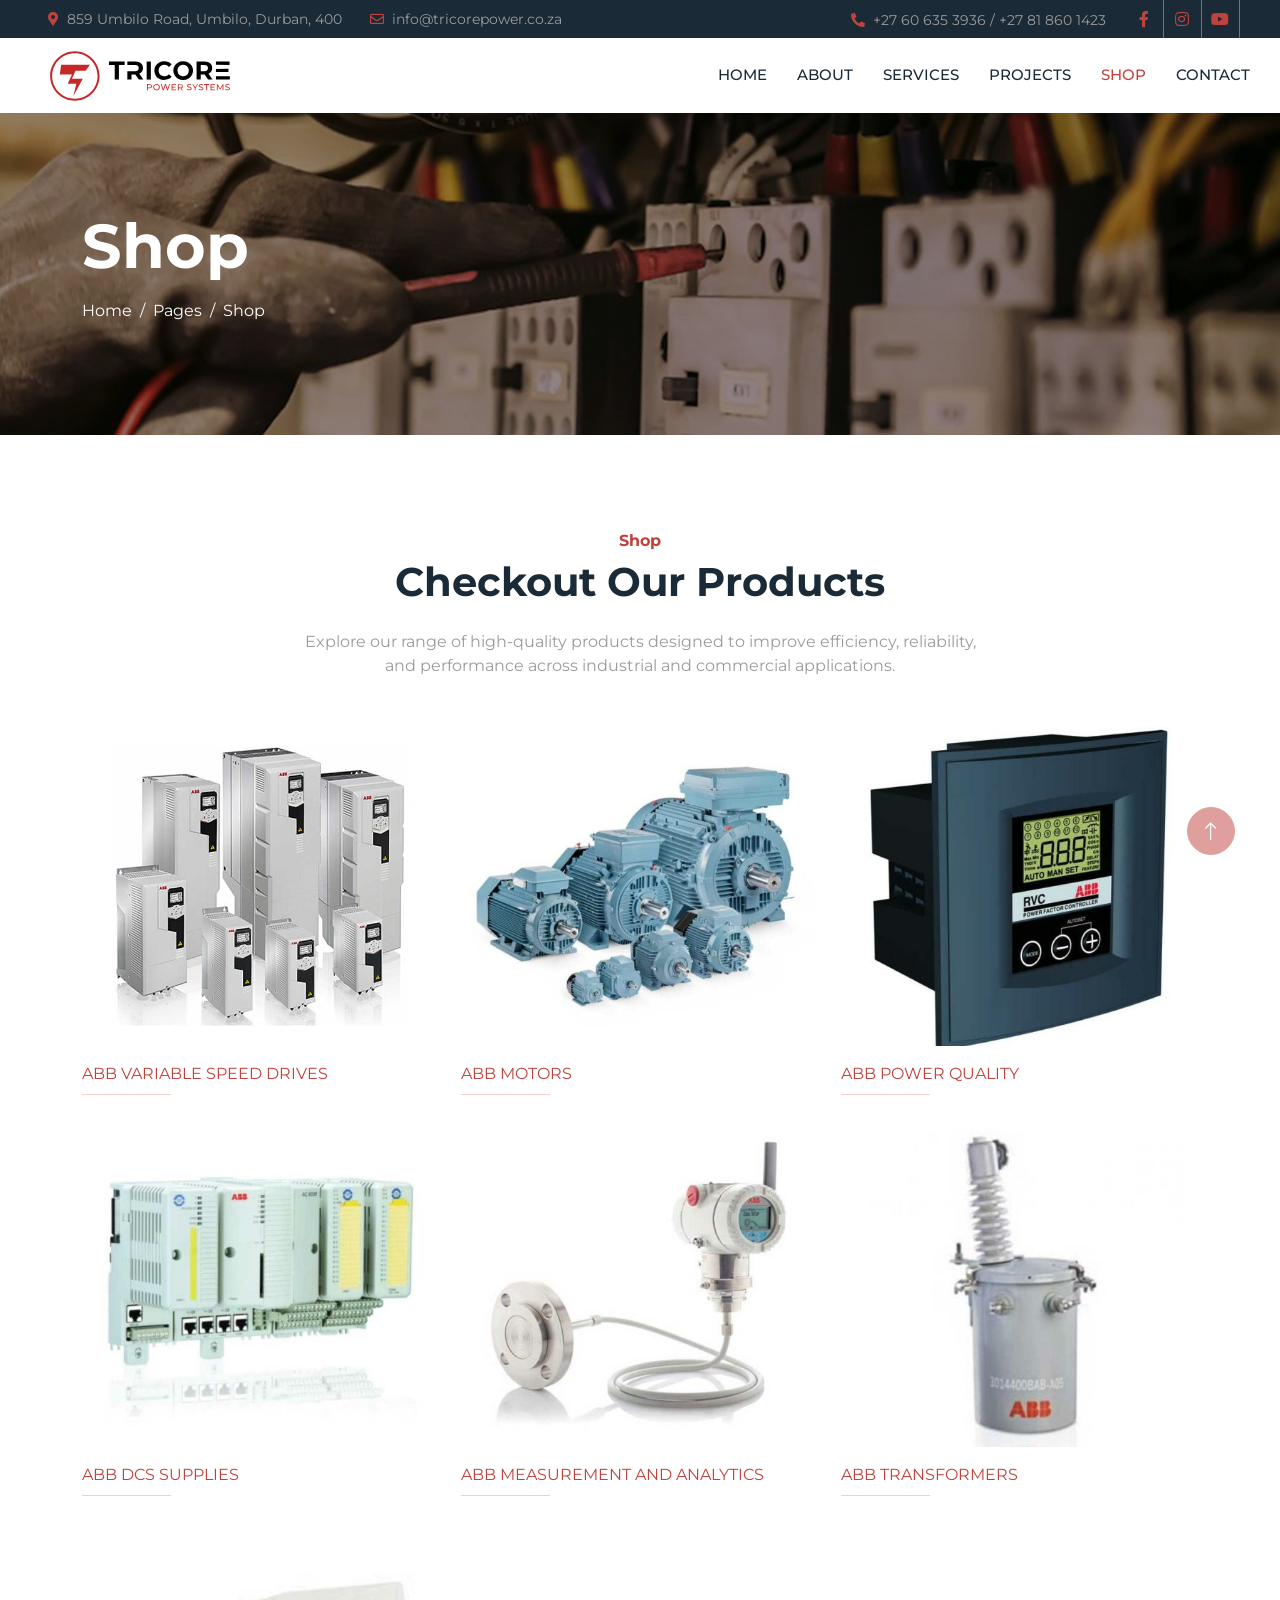
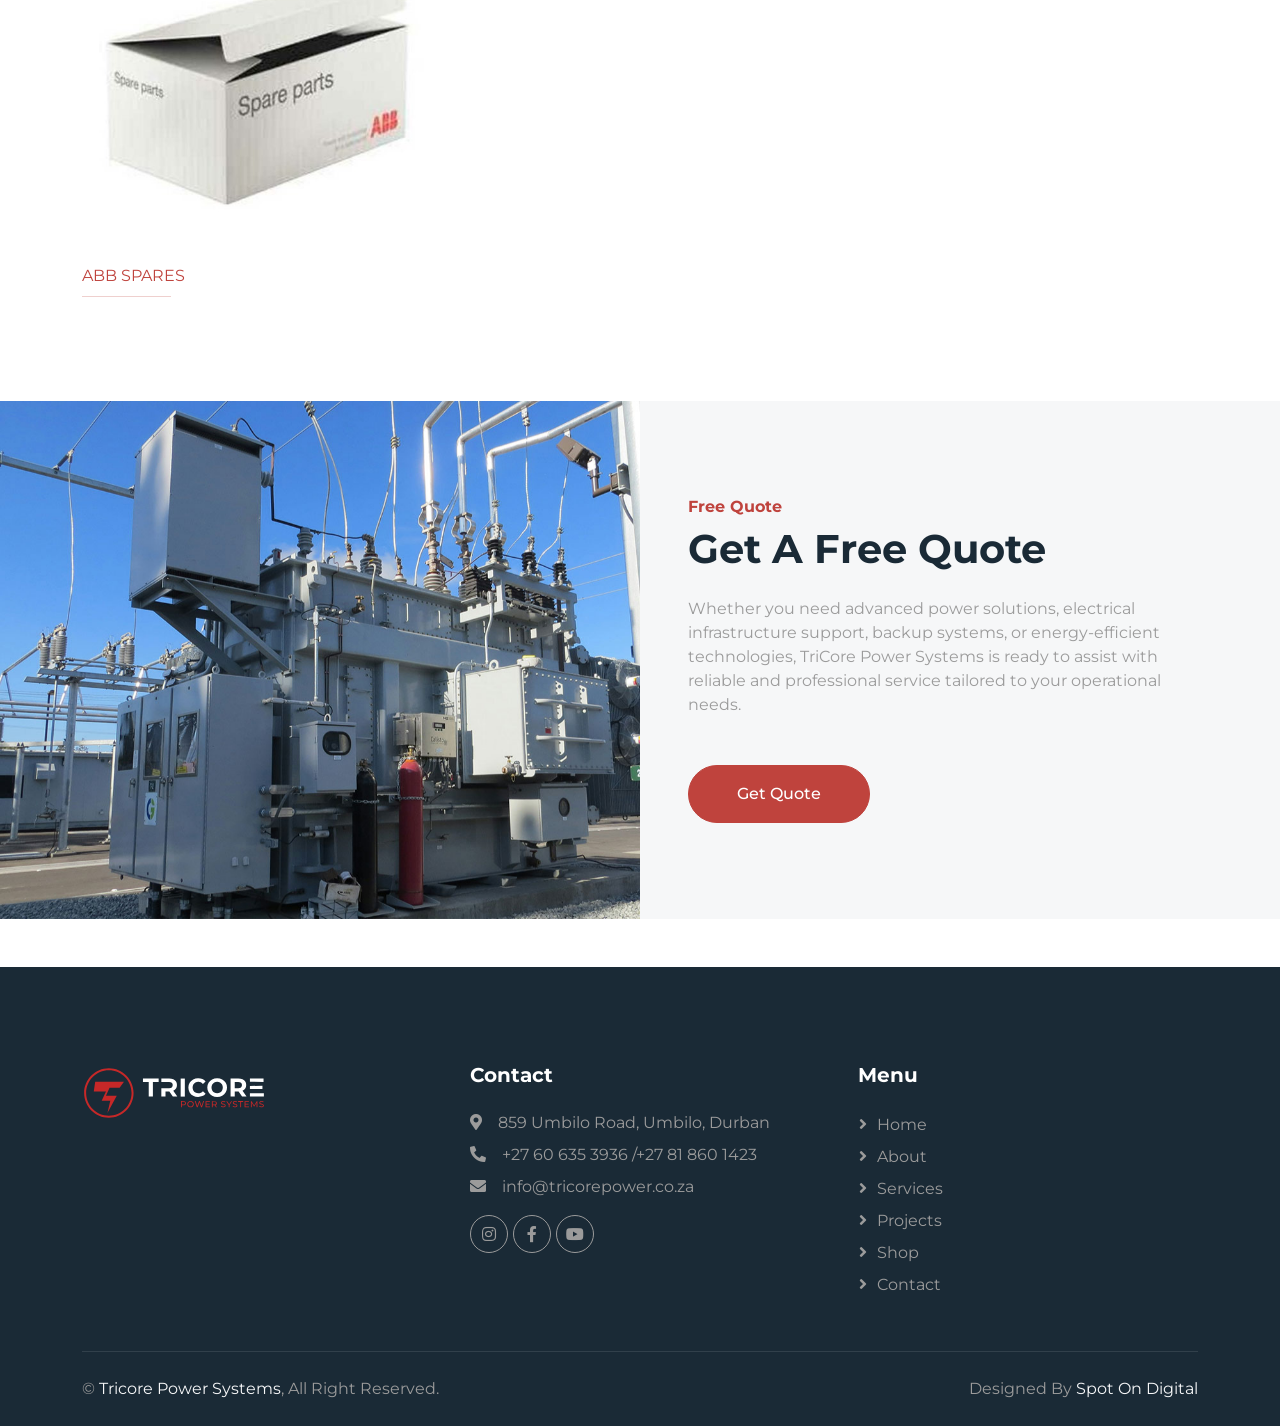
<file: shop.html>
<!DOCTYPE html>
<html lang="en">

<head>
    <meta charset="utf-8">
    <title>Shop</title>
    <meta content="width=device-width, initial-scale=1.0" name="viewport">
    <meta content="" name="keywords">
    <meta content="" name="description">

    <!-- Favicon -->
    <link href="img/favicon.png" rel="icon">

    <!-- Google Web Fonts -->
    <link rel="preconnect" href="https://fonts.googleapis.com">
    <link rel="preconnect" href="https://fonts.gstatic.com" crossorigin>
    <link href="https://fonts.googleapis.com/css2?family=Open+Sans:wght@400;500&family=Roboto:wght@500;700;900&display=swap" rel="stylesheet">
    <link rel="preconnect" href="https://fonts.googleapis.com">
    <link rel="preconnect" href="https://fonts.gstatic.com" crossorigin>
    <link href="https://fonts.googleapis.com/css2?family=Montserrat:wght@100;200;300;400;500;600;700;800;900&display=swap" rel="stylesheet">

    <!-- Icon Font Stylesheet -->
    <link href="https://cdnjs.cloudflare.com/ajax/libs/font-awesome/5.10.0/css/all.min.css" rel="stylesheet">
    <link href="https://cdn.jsdelivr.net/npm/bootstrap-icons@1.4.1/font/bootstrap-icons.css" rel="stylesheet">

    <!-- Libraries Stylesheet -->
    <link href="lib/animate/animate.min.css" rel="stylesheet">
    <link href="lib/owlcarousel/assets/owl.carousel.min.css" rel="stylesheet">
    <link href="lib/lightbox/css/lightbox.min.css" rel="stylesheet">

    <!-- Customized Bootstrap Stylesheet -->
    <link href="css/bootstrap.min.css" rel="stylesheet">

    <!-- Template Stylesheet -->
    <link href="css/style.css" rel="stylesheet">
</head>

<body>
    <!-- Spinner Start -->
    <div id="spinner" class="show bg-white position-fixed translate-middle w-100 vh-100 top-50 start-50 d-flex align-items-center justify-content-center">
        <div class="spinner-border text-primary" style="width: 3rem; height: 3rem;" role="status">
            <span class="sr-only">Loading...</span>
        </div>
    </div>
    <!-- Spinner End -->


    <!-- Topbar Start -->
    <div class="container-fluid bg-dark p-0">
        <div class="row gx-0 d-none d-lg-flex">
            <div class="col-lg-7 px-5 text-start">
                <div class="h-100 d-inline-flex align-items-center me-4">
                    <small class="fa fa-map-marker-alt text-primary me-2"></small>
                    <small>859 Umbilo Road, Umbilo, Durban, 400</small>
                </div>
                <div class="h-100 d-inline-flex align-items-center">
                    <small class="far fa-envelope text-primary me-2"></small>
                    <small>info@tricorepower.co.za</small>
                </div>
            </div>
            <div class="col-lg-5 px-5 text-end">
                <div class="h-100 d-inline-flex align-items-center me-4">
                    <small class="fa fa-phone-alt text-primary me-2"></small>
                    <small>+27 60 635 3936 / +27 81 860 1423</small>
                </div>
                <div class="h-100 d-inline-flex align-items-center mx-n2">
                    <a class="btn btn-square btn-link rounded-0 border-0 border-end border-secondary" href=""><i class="fab fa-facebook-f"></i></a>
                    <a class="btn btn-square btn-link rounded-0 border-0 border-end border-secondary" href=""><i class="fab fa-instagram"></i></a>
                    <a class="btn btn-square btn-link rounded-0 border-0 border-end border-secondary" href=""><i class="fab fa-youtube"></i></a>
                   
                </div>
            </div>
        </div>
    </div>
    <!-- Topbar End -->


 <!-- Navbar Start -->
<nav class="navbar navbar-expand-lg bg-white navbar-light sticky-top p-0">
    <a href="index.html" class="navbar-brand d-flex align-items-center px-4 px-lg-5">
        <img src="img/tricore-logo.svg" alt="Tricore Logo" style="height: 60px;">
    </a>

    <button type="button" class="navbar-toggler me-4" data-bs-toggle="collapse" data-bs-target="#navbarCollapse">
        <span class="navbar-toggler-icon"></span>
    </button>

    <div class="collapse navbar-collapse" id="navbarCollapse">
        <div class="navbar-nav ms-auto p-4 p-lg-0">
            <a href="index.html" class="nav-item nav-link">Home</a>
            <a href="about.html" class="nav-item nav-link">About</a>
            <a href="services.html" class="nav-item nav-link">Services</a>
            <a href="projects.html" class="nav-item nav-link">Projects</a>
            <a href="shop.html" class="nav-item nav-link active">Shop</a>
            <a href="contact.html" class="nav-item nav-link">Contact</a>
        </div>
    </div>
</nav>
<!-- Navbar End -->


    <!-- Page Header Start -->
    <div class="container-fluid page-header py-5 mb-5">
        <div class="container py-5">
            <h1 class="display-3 text-white mb-3 animated slideInDown">Shop</h1>
            <nav aria-label="breadcrumb animated slideInDown">
                <ol class="breadcrumb">
                    <li class="breadcrumb-item"><a class="text-white" href="#">Home</a></li>
                    <li class="breadcrumb-item"><a class="text-white" href="#">Pages</a></li>
                    <li class="breadcrumb-item text-white active" aria-current="page">Shop</li>
                </ol>
            </nav>
        </div>
    </div>
    <!-- Page Header End -->
    
    
    
    

<!-- Shop Start -->
<!-- Remove ALL Hover Effects ONLY on Shop Section -->
<style>
    /* Disable hover zoom completely */
    .shop-section .portfolio-img img {
        transition: none !important;
        transform: none !important;
        animation: none !important;
    }

    .shop-section .portfolio-img:hover img {
        transform: none !important;
        scale: 1 !important;
    }

    /* Remove overlay hover effects */
    .shop-section .portfolio-img::before,
    .shop-section .portfolio-img::after {
        display: none !important;
    }

    /* Remove hover movement from cards */
    .shop-section .portfolio-item,
    .shop-section .portfolio-item:hover {
        transform: none !important;
        transition: none !important;
        animation: none !important;
    }

    /* Remove any hover effects on image container */
    .shop-section .portfolio-img,
    .shop-section .portfolio-img:hover {
        transform: none !important;
        transition: none !important;
    }
</style>

<div class="container-xxl py-5 shop-section">
    <div class="container">

        <div class="text-center mx-auto mb-5" style="max-width: 700px;">
            <h6 class="text-primary">Shop</h6>

            <h1 class="mb-4">
                Checkout Our Products
            </h1>

            <p class="mb-4">
                Explore our range of high-quality products
                designed to improve efficiency, reliability, and performance across
                industrial and commercial applications.
            </p>
        </div>

        <div class="row g-4 portfolio-container">

            <!-- Product 1 -->
            <div class="col-lg-4 col-md-6 portfolio-item">
                <div class="portfolio-img rounded overflow-hidden">
                    <img class="img-fluid w-100"
                        src="img/shop/ABB-VARIABLE-SPEED-DRIVES.jpg"
                        alt="ABB Variable Speed Drives"
                        style="height: 320px; object-fit: cover;">
                </div>

                <div class="pt-3">
                    <p class="text-primary mb-0">ABB VARIABLE SPEED DRIVES</p>
                    <hr class="text-primary w-25 my-2">
                </div>
            </div>

            <!-- Product 2 -->
            <div class="col-lg-4 col-md-6 portfolio-item">
                <div class="portfolio-img rounded overflow-hidden">
                    <img class="img-fluid w-100"
                        src="img/shop/abb-motors-500x500.jpg"
                        alt="ABB Motors"
                        style="height: 320px; object-fit: cover;">
                </div>

                <div class="pt-3">
                    <p class="text-primary mb-0">ABB MOTORS</p>
                    <hr class="text-primary w-25 my-2">
                </div>
            </div>

            <!-- Product 3 -->
            <div class="col-lg-4 col-md-6 portfolio-item">
                <div class="portfolio-img rounded overflow-hidden">
                    <img class="img-fluid w-100"
                        src="img/shop/abb-power-controller-500x500.jpg"
                        alt="ABB Power Quality"
                        style="height: 320px; object-fit: cover;">
                </div>

                <div class="pt-3">
                    <p class="text-primary mb-0">ABB POWER QUALITY</p>
                    <hr class="text-primary w-25 my-2">
                </div>
            </div>

            <!-- Product 4 -->
            <div class="col-lg-4 col-md-6 portfolio-item">
                <div class="portfolio-img rounded overflow-hidden">
                    <img class="img-fluid w-100"
                        src="img/shop/ABB-DCS-SUPPLIES-500x500.jpg"
                        alt="ABB DCS Supplies"
                        style="height: 320px; object-fit: cover;">
                </div>

                <div class="pt-3">
                    <p class="text-primary mb-0">ABB DCS SUPPLIES</p>
                    <hr class="text-primary w-25 my-2">
                </div>
            </div>

            <!-- Product 5 -->
            <div class="col-lg-4 col-md-6 portfolio-item">
                <div class="portfolio-img rounded overflow-hidden">
                    <img class="img-fluid w-100"
                        src="img/shop/ABB-MEASUREMENT-AND-ANALYTICS-500x500.jpg"
                        alt="ABB Measurement and Analytics"
                        style="height: 320px; object-fit: cover;">
                </div>

                <div class="pt-3">
                    <p class="text-primary mb-0">ABB MEASUREMENT AND ANALYTICS</p>
                    <hr class="text-primary w-25 my-2">
                </div>
            </div>

            <!-- Product 6 -->
            <div class="col-lg-4 col-md-6 portfolio-item">
                <div class="portfolio-img rounded overflow-hidden">
                    <img class="img-fluid w-100"
                        src="img/shop/ABB-TRANSFORMERS-500x500.jpg"
                        alt="ABB Transformers"
                        style="height: 320px; object-fit: cover;">
                </div>

                <div class="pt-3">
                    <p class="text-primary mb-0">ABB TRANSFORMERS</p>
                    <hr class="text-primary w-25 my-2">
                </div>
            </div>

            <!-- Product 7 -->
            <div class="col-lg-4 col-md-6 portfolio-item">
                <div class="portfolio-img rounded overflow-hidden">
                    <img class="img-fluid w-100"
                        src="img/shop/abb-spares-500x500.jpg"
                        alt="ABB Spares"
                        style="height: 320px; object-fit: cover;">
                </div>

                <div class="pt-3">
                    <p class="text-primary mb-0">ABB SPARES</p>
                    <hr class="text-primary w-25 my-2">
                </div>
            </div>

        </div>
    </div>
</div>
<!-- Shop End -->
    
    
    
    


    <!-- Quote Start -->
    <div class="container-fluid bg-light overflow-hidden my-5 px-lg-0">
        <div class="container quote px-lg-0">
            <div class="row g-0 mx-lg-0">
                <div class="col-lg-6 ps-lg-0 wow fadeIn" data-wow-delay="0.1s" style="min-height: 400px;">
                    <div class="position-relative h-100">
                        <img class="position-absolute img-fluid w-100 h-100" src="img/feature.jpg" style="object-fit: cover;" alt="">
                    </div>
                </div>
                <div class="col-lg-6 quote-text py-5 wow fadeIn" data-wow-delay="0.5s">
                    <div class="p-lg-5 pe-lg-0">
                        <h6 class="text-primary">Free Quote</h6>
                        <h1 class="mb-4">Get A Free Quote</h1>
                        <p class="mb-4 pb-2">Whether you need advanced power solutions, electrical infrastructure support, backup systems, or energy-efficient technologies, TriCore Power Systems is ready to assist with reliable and professional service tailored to your operational needs.</p>
                     <a href="contact.html" class="btn btn-primary rounded-pill py-3 px-5 mt-3">Get Quote</a>
                    </div>
                </div>
            </div>
        </div>
    </div>
    <!-- Quote End -->


  
    <!-- Footer Start -->
    <div class="container-fluid bg-dark text-body footer mt-5 pt-5 wow fadeIn" data-wow-delay="0.1s">
        <div class="container py-5">
            <div class="row g-5">
                
                <div class="col-lg-4 col-md-6">
                    <a href="index.html">
        <img src="img/tricore-logo-white.svg" alt="Tricore Logo" style="height: 60px;">
    </a>
                   
                </div>
                
                <div class="col-lg-4 col-md-6">
                    <h5 class="text-white mb-4">Contact</h5>
                    <p class="mb-2"><i class="fa fa-map-marker-alt me-3"></i>859 Umbilo Road, Umbilo, Durban</p>
                    <p class="mb-2"><i class="fa fa-phone-alt me-3"></i>+27 60 635 3936 /+27 81 860 1423</p>
                    <p class="mb-2"><i class="fa fa-envelope me-3"></i>info@tricorepower.co.za</p>
                    <div class="d-flex pt-2">
                        <a class="btn btn-square btn-outline-light btn-social" href=""><i class="fab fa-instagram"></i></a>
                        <a class="btn btn-square btn-outline-light btn-social" href=""><i class="fab fa-facebook-f"></i></a>
                        <a class="btn btn-square btn-outline-light btn-social" href=""><i class="fab fa-youtube"></i></a>
                      
                    </div>
                </div>
                <div class="col-lg-4 col-md-6">
                    <h5 class="text-white mb-4">Menu</h5>
                    <a class="btn btn-link" href="index.html">Home</a>
                    <a class="btn btn-link" href="about.html">About</a>
                    <a class="btn btn-link" href="services.html">Services</a>
                    <a class="btn btn-link" href="projects.html">Projects</a>
                    <a class="btn btn-link" href="shop.html">Shop</a>
                    <a class="btn btn-link" href="contact.html">Contact</a>
                </div>
                
               
            </div>
        </div>
        <div class="container">
            <div class="copyright">
                <div class="row">
                    <div class="col-md-6 text-center text-md-start mb-3 mb-md-0">
                        &copy; <a href="#">Tricore Power Systems</a>, All Right Reserved.
                    </div>
                    <div class="col-md-6 text-center text-md-end">
                        
                        Designed By <a href="https://spotondigital.co.za">Spot On Digital</a>
                        
                    </div>
                </div>
            </div>
        </div>
    </div>
    <!-- Footer End -->


    <!-- Back to Top -->
    <a href="#" class="btn btn-lg btn-primary btn-lg-square rounded-circle back-to-top"><i class="bi bi-arrow-up"></i></a>


    <!-- JavaScript Libraries -->
    <script src="https://code.jquery.com/jquery-3.4.1.min.js"></script>
    <script src="https://cdn.jsdelivr.net/npm/bootstrap@5.0.0/dist/js/bootstrap.bundle.min.js"></script>
    <script src="lib/wow/wow.min.js"></script>
    <script src="lib/easing/easing.min.js"></script>
    <script src="lib/waypoints/waypoints.min.js"></script>
    <script src="lib/counterup/counterup.min.js"></script>
    <script src="lib/owlcarousel/owl.carousel.min.js"></script>
    <script src="lib/isotope/isotope.pkgd.min.js"></script>
    <script src="lib/lightbox/js/lightbox.min.js"></script>

    <!-- Template Javascript -->
    <script src="js/main.js"></script>
</body>

</html>
</file>
<file: css/style.css>
/********** Template CSS **********/
:root {
    --primary: #bf433d;
    --light: #F6F7F8;
    --dark: #1A2A36;
}

body{
    font-family: 'Montserrat', sans-serif;
}

h1, .h1, h2, .h2, h3, .h3, h4, .h4, h5, .h5, h6, .h6 {
    margin-top: 0;
    margin-bottom: .5rem;
    font-family: 'Montserrat', sans-serif;
    font-weight: 700;
    line-height: 1.2;
    color: #1A2A36;
}

.display-2 {
    font-size: calc(1.275rem + 2.9vw);
    font-weight: 700;
    line-height: 1.2;
}

.display-3 {
    font-size: calc(1.225rem + 3.3vw);
    font-weight: 700;
    line-height: 1.2;
}

.fw-medium {
    font-weight: 500 !important;
}

.fw-bold {
    font-weight: 700 !important;
}

.fw-black {
    font-weight: 900 !important;
}

.back-to-top {
    position: fixed;
    display: none;
    right: 45px;
    bottom: 45px;
    z-index: 99;
}


/*** Spinner ***/
#spinner {
    opacity: 0;
    visibility: hidden;
    transition: opacity .5s ease-out, visibility 0s linear .5s;
    z-index: 99999;
}

#spinner.show {
    transition: opacity .5s ease-out, visibility 0s linear 0s;
    visibility: visible;
    opacity: 1;
}


/*** Button ***/
.btn {
    font-weight: 500;
    transition: .5s;
}

.btn.btn-primary,
.btn.btn-outline-primary:hover {
    color: #FFFFFF;
}

.btn-square {
    width: 38px;
    height: 38px;
}

.btn-sm-square {
    width: 32px;
    height: 32px;
}

.btn-lg-square {
    width: 48px;
    height: 48px;
}

.btn-square,
.btn-sm-square,
.btn-lg-square {
    padding: 0;
    display: flex;
    align-items: center;
    justify-content: center;
    font-weight: normal;
}

/*** Navbar ***/
.navbar.sticky-top {
    top: -100px;
    transition: .5s;
}

.navbar .navbar-brand,
.navbar a.btn {
    height: 75px;
}

.navbar .navbar-nav .nav-link {
    margin-right: 30px;
    padding: 25px 0;
    color: var(--dark);
    font-size: 15px;
    font-weight: 500;
    text-transform: uppercase;
    outline: none;
}

.navbar .navbar-nav .nav-link:hover,
.navbar .navbar-nav .nav-link.active {
    color: var(--primary);
}

.navbar .dropdown-toggle::after {
    border: none;
    content: "\f107";
    font-family: "Font Awesome 5 Free";
    font-weight: 900;
    vertical-align: middle;
    margin-left: 8px;
}

@media (max-width: 991.98px) {
    .navbar .navbar-nav .nav-link  {
        margin-right: 0;
        padding: 10px 0;
    }

    .navbar .navbar-nav {
        border-top: 1px solid #EEEEEE;
    }
}

@media (min-width: 992px) {
    .navbar .nav-item .dropdown-menu {
        display: block;
        border: none;
        margin-top: 0;
        top: 150%;
        opacity: 0;
        visibility: hidden;
        transition: .5s;
    }

    .navbar .nav-item:hover .dropdown-menu {
        top: 100%;
        visibility: visible;
        transition: .5s;
        opacity: 1;
    }
}


/*** Header ***/
.owl-carousel-inner {
    position: absolute;
    width: 100%;
    height: 100%;
    top: 0;
    left: 0;
    display: flex;
    align-items: center;
    background: rgba(0, 0, 0, .1);
}

@media (max-width: 768px) {
    .header-carousel .owl-carousel-item {
        position: relative;
        min-height: 500px;
    }

    .header-carousel .owl-carousel-item img {
        position: absolute;
        width: 100%;
        height: 100%;
        object-fit: cover;
    }

    .header-carousel .owl-carousel-item p {
        font-size: 16px !important;
    }
}

.header-carousel .owl-dots {
    position: absolute;
    width: 60px;
    height: 100%;
    top: 0;
    right: 30px;
    display: flex;
    flex-direction: column;
    align-items: center;
    justify-content: center;
}

.header-carousel .owl-dots .owl-dot {
    position: relative;
    width: 45px;
    height: 45px;
    margin: 5px 0;
    background: #FFFFFF;
    box-shadow: 0 0 30px rgba(255, 255, 255, .9);
    border-radius: 45px;
    transition: .5s;
}

.header-carousel .owl-dots .owl-dot.active {
    width: 60px;
    height: 60px;
}

.header-carousel .owl-dots .owl-dot img {
    position: absolute;
    width: 100%;
    height: 100%;
    object-fit: cover;
    padding: 2px;
    border-radius: 45px;
    transition: .5s;
}

.page-header {
    background: linear-gradient(rgba(0, 0, 0, .1), rgba(0, 0, 0, .1)), url(../img/header.jpg) center center no-repeat;
    background-size: cover;
}

.breadcrumb-item + .breadcrumb-item::before {
    color: var(--light);
}


/*** About ***/
@media (min-width: 992px) {
    .container.about {
        max-width: 100% !important;
    }

    .about-text  {
        padding-right: calc(((100% - 960px) / 2) + .75rem);
    }
}

@media (min-width: 1200px) {
    .about-text  {
        padding-right: calc(((100% - 1140px) / 2) + .75rem);
    }
}

@media (min-width: 1400px) {
    .about-text  {
        padding-right: calc(((100% - 1320px) / 2) + .75rem);
    }
}


/*** Service ***/
.service-item {
    box-shadow: 0 0 45px rgba(0, 0, 0, .08);
}

.service-icon {
    position: relative;
    margin: -50px 0 25px 0;
    width: 100px;
    height: 100px;
    display: flex;
    align-items: center;
    justify-content: center;
    color: var(--primary);
    background: #FFFFFF;
    border-radius: 100px;
    box-shadow: 0 0 45px rgba(0, 0, 0, .08);
    transition: .5s;
}

.service-item:hover .service-icon {
    color: #FFFFFF;
    background: var(--primary);
}


/*** Feature ***/
@media (min-width: 992px) {
    .container.feature {
        max-width: 100% !important;
    }

    .feature-text  {
        padding-left: calc(((100% - 960px) / 2) + .75rem);
    }
}

@media (min-width: 1200px) {
    .feature-text  {
        padding-left: calc(((100% - 1140px) / 2) + .75rem);
    }
}

@media (min-width: 1400px) {
    .feature-text  {
        padding-left: calc(((100% - 1320px) / 2) + .75rem);
    }
}


/*** Project Portfolio ***/
#portfolio-flters li {
    display: inline-block;
    font-weight: 500;
    color: var(--dark);
    cursor: pointer;
    transition: .5s;
    border-bottom: 2px solid transparent;
}

#portfolio-flters li:hover,
#portfolio-flters li.active {
    color: var(--primary);
    border-color: var(--primary);
}

.portfolio-img {
    position: relative;
}

.portfolio-img::before,
.portfolio-img::after {
    position: absolute;
    content: "";
    width: 0;
    height: 100%;
    top: 0;
    background: var(--primary);
    transition: .5s;
}

.portfolio-img::before {
    left: 50%;
}

.portfolio-img::after {
    right: 50%;
}

.portfolio-item:hover .portfolio-img::before {
    width: 51%;
    left: 0;
}

.portfolio-item:hover .portfolio-img::after {
    width: 51%;
    right: 0;
}

.portfolio-btn {
    position: absolute;
    top: 0;
    left: 0;
    width: 100%;
    height: 100%;
    display: flex;
    align-items: center;
    justify-content: center;
    opacity: 0;
    z-index: 1;
    transition: .5s;
}

.portfolio-item:hover .portfolio-btn {
    opacity: 1;
    transition-delay: .3s;
}


/*** Quote ***/
@media (min-width: 992px) {
    .container.quote {
        max-width: 100% !important;
    }

    .quote-text  {
        padding-right: calc(((100% - 960px) / 2) + .75rem);
    }
}

@media (min-width: 1200px) {
    .quote-text  {
        padding-right: calc(((100% - 1140px) / 2) + .75rem);
    }
}

@media (min-width: 1400px) {
    .quote-text  {
        padding-right: calc(((100% - 1320px) / 2) + .75rem);
    }
}


/*** Team ***/
.team-item {
    box-shadow: 0 0 45px rgba(0, 0, 0, .08);
}

.team-item img {
    border-radius: 8px 8px 0 0;
}

.team-item .team-social {
    display: flex;
    flex-direction: column;
    align-items: center;
    justify-content: flex-end;
    background: #FFFFFF;
    transition: .5s;
}


/*** Testimonial ***/
.testimonial-carousel::before {
    position: absolute;
    content: "";
    top: 0;
    left: 0;
    height: 100%;
    width: 0;
    background: linear-gradient(to right, rgba(255, 255, 255, 1) 0%, rgba(255, 255, 255, 0) 100%);
    z-index: 1;
}

.testimonial-carousel::after {
    position: absolute;
    content: "";
    top: 0;
    right: 0;
    height: 100%;
    width: 0;
    background: linear-gradient(to left, rgba(255, 255, 255, 1) 0%, rgba(255, 255, 255, 0) 100%);
    z-index: 1;
}

@media (min-width: 768px) {
    .testimonial-carousel::before,
    .testimonial-carousel::after {
        width: 200px;
    }
}

@media (min-width: 992px) {
    .testimonial-carousel::before,
    .testimonial-carousel::after {
        width: 300px;
    }
}

.testimonial-carousel .owl-nav {
    position: absolute;
    width: 350px;
    top: 20px;
    left: 50%;
    transform: translateX(-50%);
    display: flex;
    justify-content: space-between;
    opacity: 0;
    transition: .5s;
    z-index: 1;
}

.testimonial-carousel:hover .owl-nav {
    width: 300px;
    opacity: 1;
}

.testimonial-carousel .owl-nav .owl-prev,
.testimonial-carousel .owl-nav .owl-next {
    position: relative;
    color: var(--primary);
    font-size: 45px;
    transition: .5s;
}

.testimonial-carousel .owl-nav .owl-prev:hover,
.testimonial-carousel .owl-nav .owl-next:hover {
    color: var(--dark);
}

.testimonial-carousel .testimonial-img img {
    width: 100px;
    height: 100px;
}

.testimonial-carousel .testimonial-img .btn-square {
    position: absolute;
    bottom: -19px;
    left: 50%;
    transform: translateX(-50%);
}

.testimonial-carousel .owl-item .testimonial-text {
    margin-bottom: 30px;
    box-shadow: 0 0 45px rgba(0, 0, 0, .08);
    transform: scale(.8);
    transition: .5s;
}

.testimonial-carousel .owl-item.center .testimonial-text {
    transform: scale(1);
}


/*** Contact ***/
@media (min-width: 992px) {
    .container.contact {
        max-width: 100% !important;
    }

    .contact-text  {
        padding-left: calc(((100% - 960px) / 2) + .75rem);
    }
}

@media (min-width: 1200px) {
    .contact-text  {
        padding-left: calc(((100% - 1140px) / 2) + .75rem);
    }
}

@media (min-width: 1400px) {
    .contact-text  {
        padding-left: calc(((100% - 1320px) / 2) + .75rem);
    }
}


/*** Footer ***/
.footer .btn.btn-social {
    margin-right: 5px;
    color: #9B9B9B;
    border: 1px solid #9B9B9B;
    border-radius: 38px;
    transition: .3s;
}

.footer .btn.btn-social:hover {
    color: var(--primary);
    border-color: var(--light);
}

.footer .btn.btn-link {
    display: block;
    margin-bottom: 5px;
    padding: 0;
    text-align: left;
    color: #9B9B9B;
    font-weight: normal;
    text-transform: capitalize;
    transition: .3s;
}

.footer .btn.btn-link::before {
    position: relative;
    content: "\f105";
    font-family: "Font Awesome 5 Free";
    font-weight: 900;
    margin-right: 10px;
}

.footer .btn.btn-link:hover {
    color: #FFFFFF;
    letter-spacing: 1px;
    box-shadow: none;
}

.footer .copyright {
    padding: 25px 0;
    border-top: 1px solid rgba(256, 256, 256, .1);
}

.footer .copyright a {
    color: var(--light);
}

.footer .copyright a:hover {
    color: var(--primary);
}
</file>
